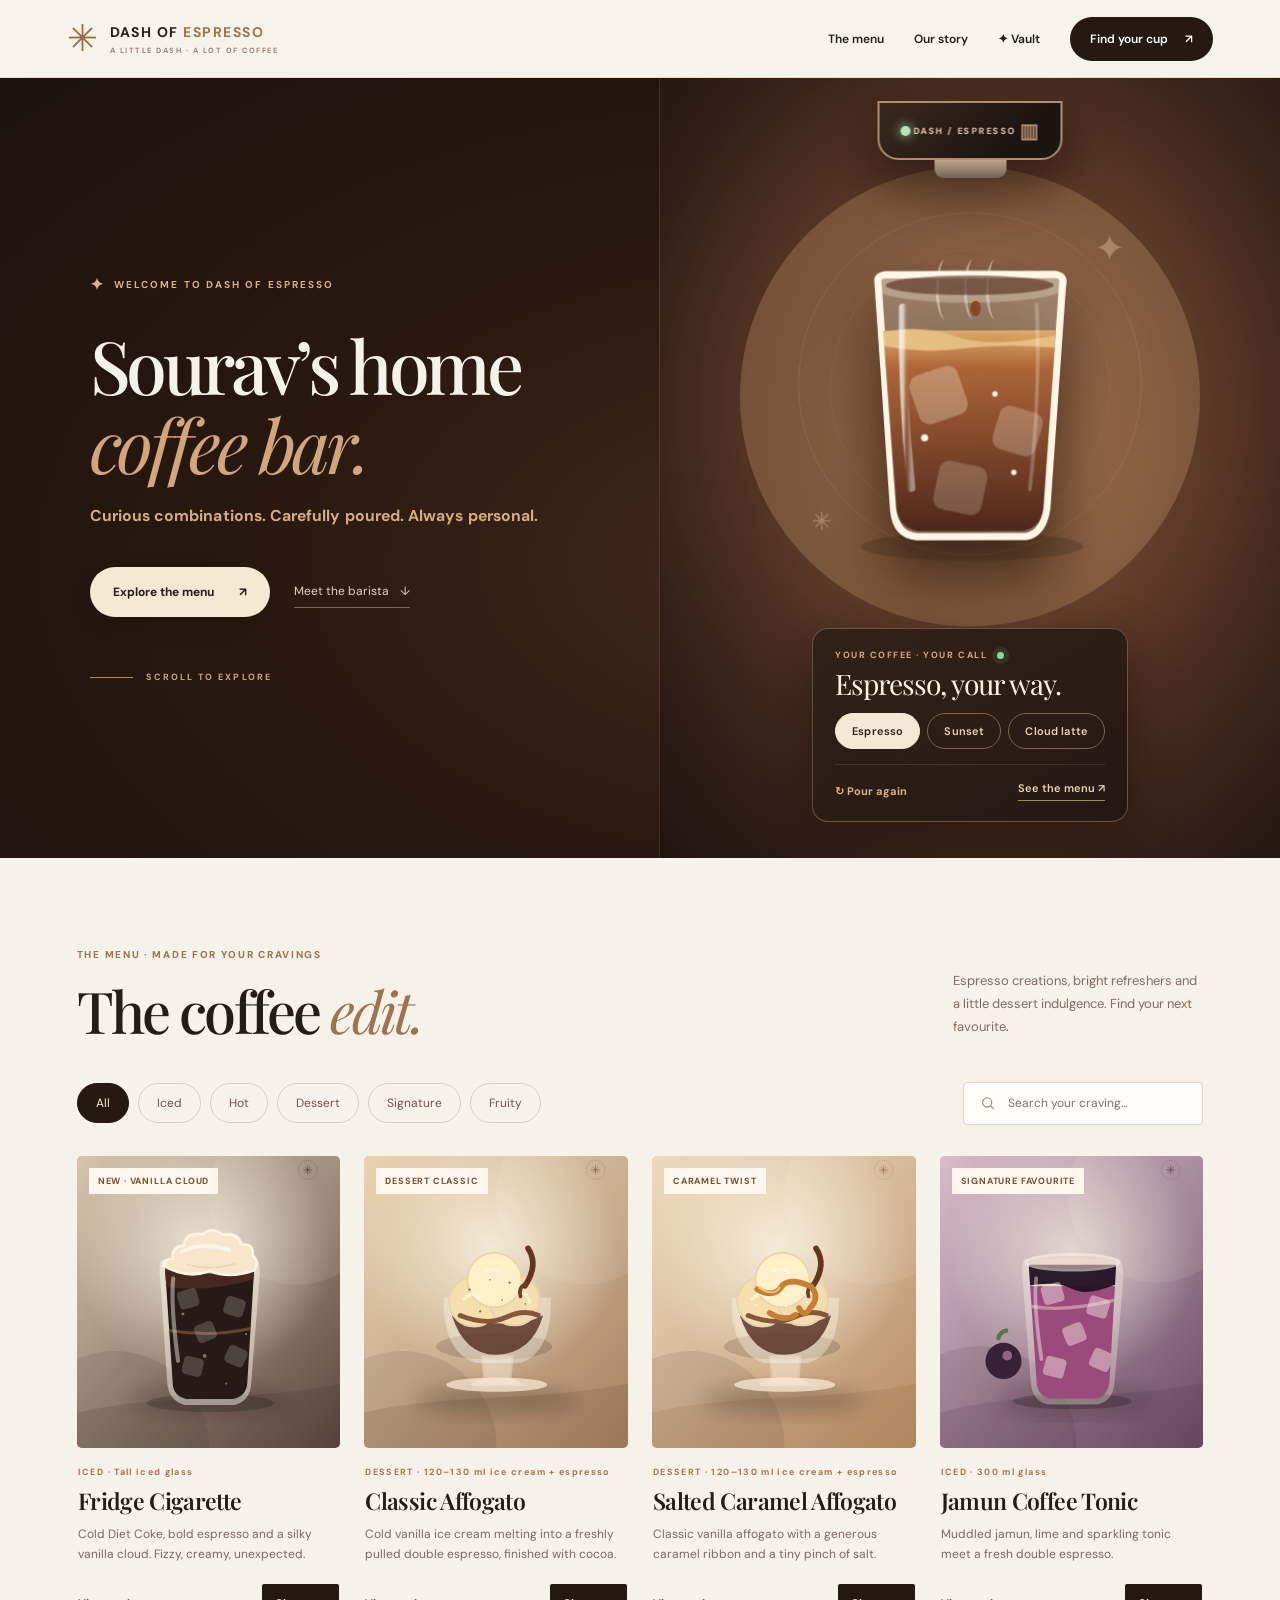
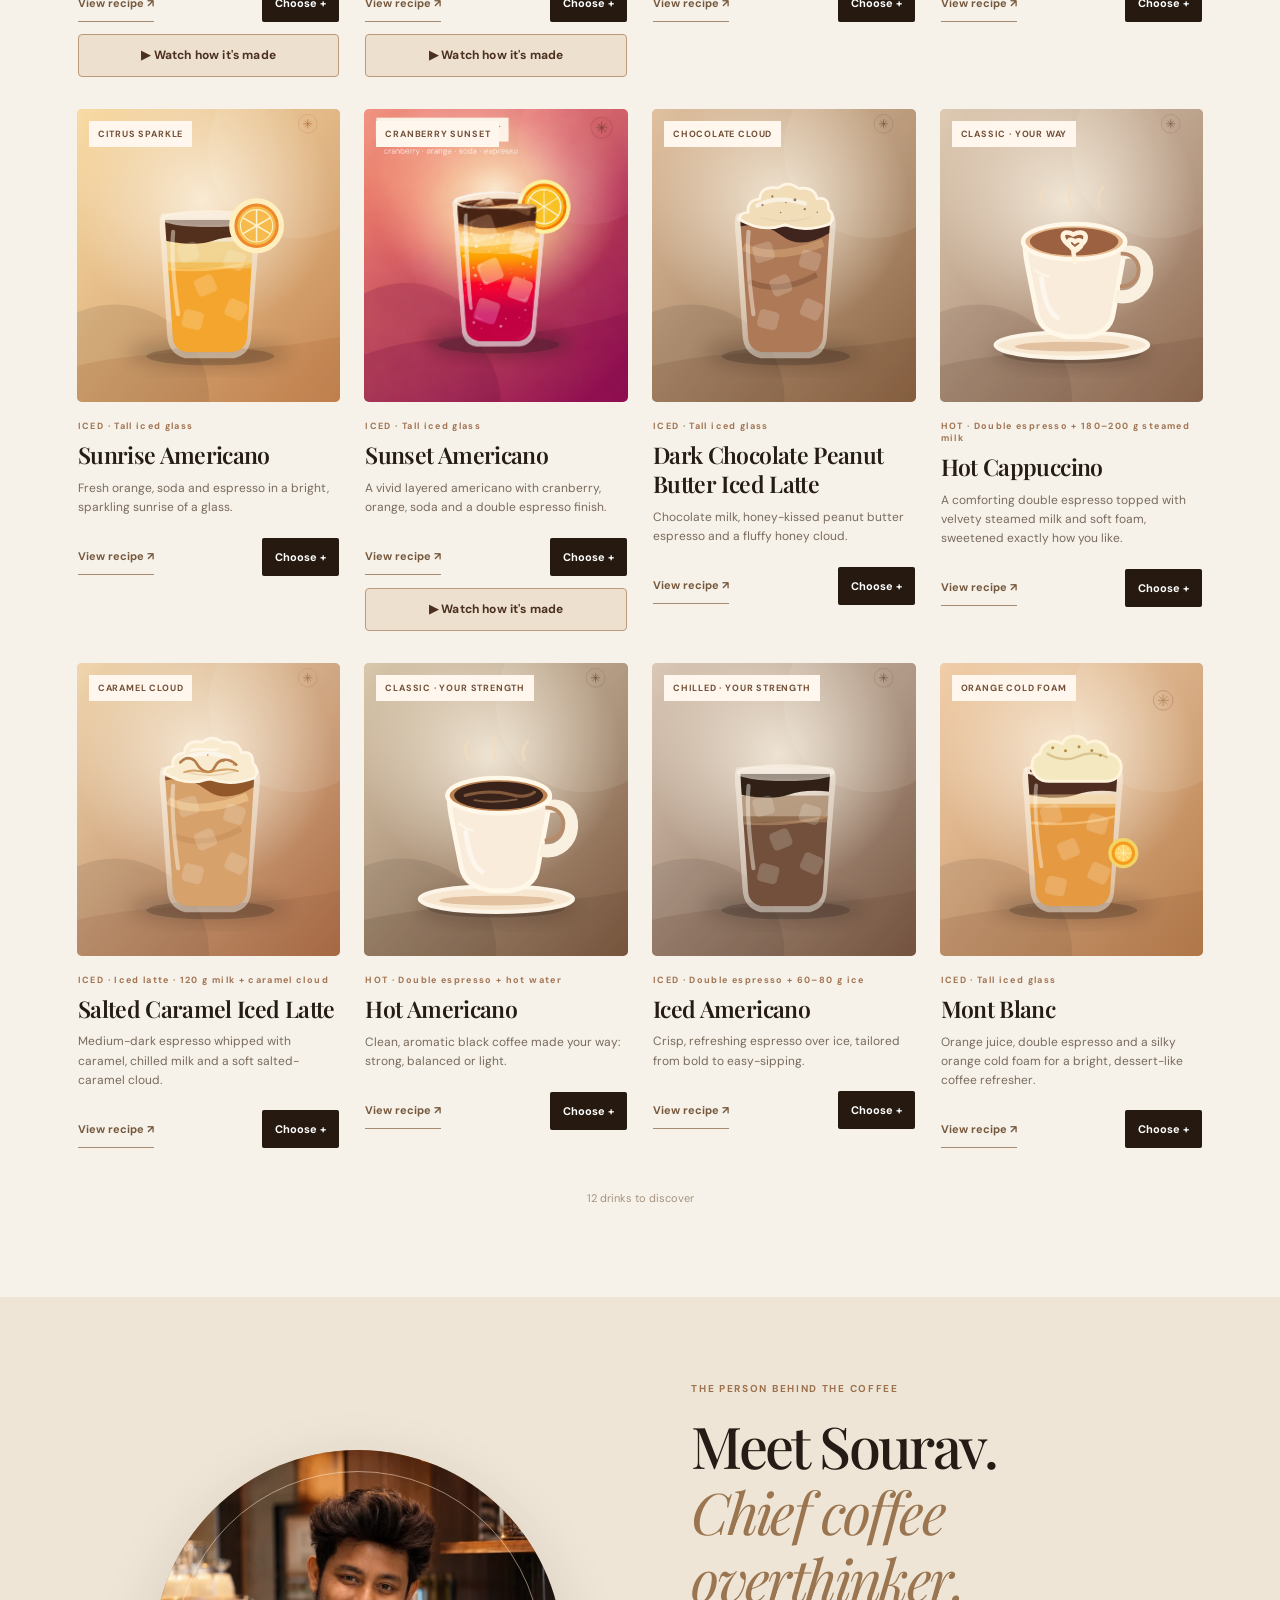
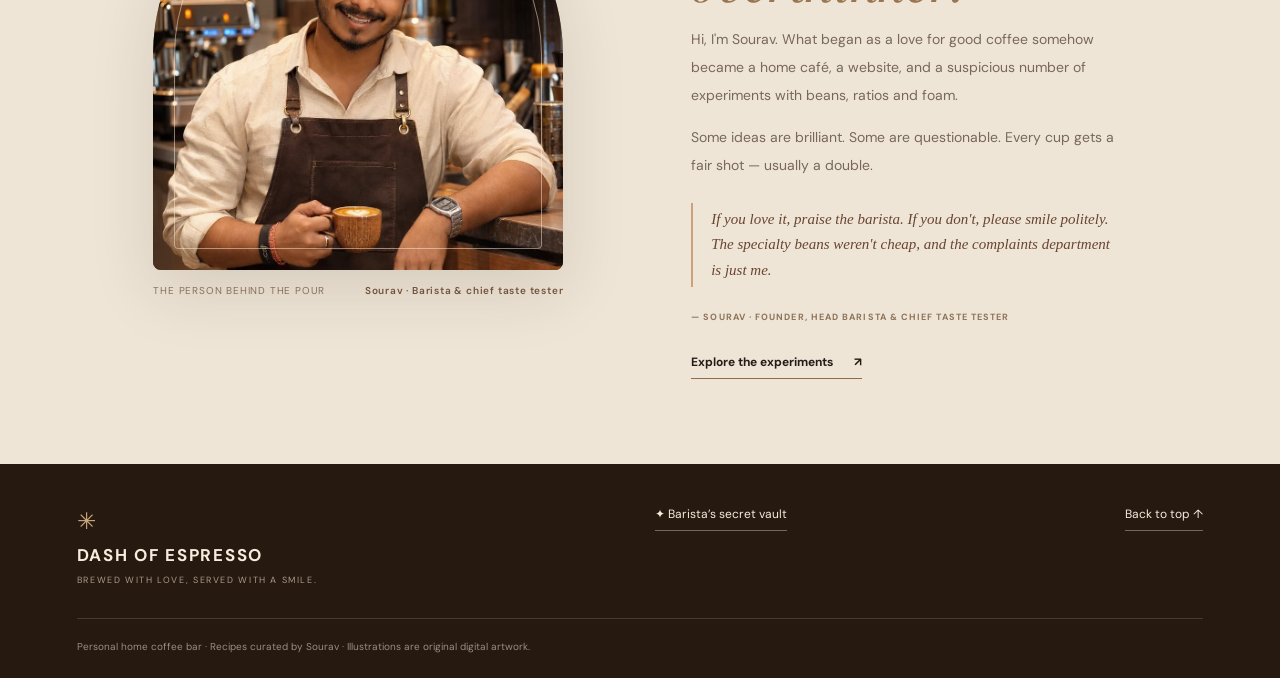
<file: index.html>
<!doctype html>
<html lang="en">
<head>
  <meta charset="UTF-8" />
  <meta name="viewport" content="width=device-width, initial-scale=1" />
  <meta name="theme-color" content="#251910" />
  <meta name="description" content="Sourav Dash’s home coffee bar — experimental specialty coffee, personal recipes, and zero refunds. Explore the Dash of Espresso menu." />
  <title>Dash of Espresso — Crafted, one cup at a time</title>
  <link rel="icon" href="images/favicon.svg" type="image/svg+xml" />
  <link rel="preconnect" href="https://fonts.googleapis.com" />
  <link rel="preconnect" href="https://fonts.gstatic.com" crossorigin />
  <link href="https://fonts.googleapis.com/css2?family=DM+Sans:wght@400;500;600;700&family=Playfair+Display:wght@400;500;600;700&display=swap" rel="stylesheet" />
  <link rel="stylesheet" href="styles.css" />
  <link rel="stylesheet" href="motion.css" />
  <link rel="stylesheet" href="immersive.css" />
  <link rel="stylesheet" href="refined-hero.css" />
  <link rel="stylesheet" href="cinematic.css" />
  <style>
    /* Homepage copy only. The public menu, recipe data, and private vault remain unchanged. */
    .hero-copy .hero-tagline {
      max-width: 490px;
      margin: -1px 0 14px;
      color: #d5ad7e;
      font-size: clamp(14px, 1.23vw, 17px);
      font-weight: 700;
      line-height: 1.55;
      letter-spacing: .004em;
    }
    .hero-copy .hero-intro {
      max-width: 500px;
      margin: 0;
      color: #dfd0c0;
      font-size: 14px;
      line-height: 1.8;
    }
    .hero-copy .hero-disclaimer {
      max-width: 500px;
      margin: 26px 0 0;
      padding: 3px 0 3px 18px;
      border-left: 2px solid #c69b69;
      color: #e6d4be;
      font-family: Georgia, serif;
      font-size: 13px;
      font-style: italic;
      line-height: 1.7;
    }
    .hero-copy .hero-actions { margin-top: 25px; flex-wrap: wrap; row-gap: 12px; }
    .hero-copy .hero-note { margin-top: 27px; }
    @media (max-width: 760px) {
      .hero-copy .hero-tagline { font-size: 14px; margin: -1px 0 13px; }
      .hero-copy .hero-intro { font-size: 13.5px; line-height: 1.8; }
      .hero-copy .hero-disclaimer { font-size: 12.5px; margin-top: 24px; }
      .hero-copy .hero-note { margin-top: 28px; }
    }
    @media (max-width: 390px) {
      .hero-copy .eyebrow { font-size: 9px; letter-spacing: .12em; }
      .hero-copy h1 { font-size: clamp(39px, 11.6vw, 47px); }
    }
  </style>
  <script src="config.js" defer></script>
  <script src="app.js" defer></script>
  <script src="motion.js" defer></script>
  <script src="immersive.js" defer></script>
</head>
<body>
  <div class="scroll-progress" aria-hidden="true"><span id="scrollProgressFill"></span></div>
  <a class="skip" href="#menu">Skip to coffee menu</a>
  <header class="site-header" id="top">
    <a href="#top" class="brand" aria-label="Dash of Espresso, back to top">
      <span class="brand-symbol" aria-hidden="true">✳</span>
      <span class="brand-name">DASH OF <em>ESPRESSO</em><small>A LITTLE DASH · A LOT OF COFFEE</small></span>
    </a>
    <nav aria-label="Main navigation">
      <a href="#menu">The menu</a>
      <a href="#story" class="nav-story">Our story</a>
      <a href="vault.html" class="nav-story" title="Private coffee notes">✦ Vault</a>
      <a class="nav-cta" href="#menu">Find your cup <span aria-hidden="true">↗</span></a>
    </nav>
  </header>

  <main>
    <section class="hero" aria-labelledby="hero-title">
      <div class="hero-copy entrance-copy cinematic-copy">
        <div class="eyebrow"><span class="sparkle">✦</span> WELCOME TO DASH OF ESPRESSO</div>
        <h1 id="hero-title">Sourav’s home<br><em>coffee bar.</em></h1>
        <p class="hero-tagline">Curious combinations. Carefully poured. Always personal.</p>
        <div class="hero-actions">
          <a class="button button-cream" href="#menu">Explore the menu <span aria-hidden="true">↗</span></a>
          <a class="hero-link" href="#story">Meet the barista <span aria-hidden="true">↓</span></a>
        </div>
        <a class="cinematic-scroll-cue" href="#menu" aria-label="Scroll to browse the coffee menu"><span class="cue-line" aria-hidden="true"></span> SCROLL TO EXPLORE</a>
        <p class="hero-smallprint">SMALL BATCH. BIG CURIOSITY.</p>
      </div>
      <div class="hero-showcase entrance-art" id="brewLab" data-flavour="espresso" aria-label="Animated and interactive coffee brewer">
        <div class="lab-grain" aria-hidden="true"></div>
        <div class="lab-halo" aria-hidden="true"></div>
        <span class="lab-edition">HANDCRAFTED AT HOME <span class="lab-edition-dot">✳</span> EST. AT HOME</span>
        <div class="brew-machine" aria-hidden="true">
          <div class="brew-machine-top"><span class="machine-dot"></span><span>DASH / ESPRESSO</span><span class="machine-lines">▥</span></div>
          <div class="brew-machine-neck"></div>
          <div class="brew-stream"><i></i></div>
          <span class="brew-drop drop-one"></span><span class="brew-drop drop-two"></span>
        </div>
        <div class="lab-glass-wrap" aria-hidden="true">
          <div class="lab-orbit orbit-a"></div><div class="lab-orbit orbit-b"></div>
          <span class="lab-star star-one">✦</span><span class="lab-star star-two">✳</span>
          <svg class="lab-glass" viewBox="0 0 350 410" xmlns="http://www.w3.org/2000/svg" focusable="false">
            <defs>
              <clipPath id="labClip"><path d="M74 95 L275 95 L257 344 Q255 365 234 370 H117 Q94 365 92 344 Z"/></clipPath>
              <linearGradient id="liquidEsp" x1="0" y1="0" x2="0" y2="1"><stop offset="0" stop-color="#e1aa6b"/><stop offset=".18" stop-color="#ad6538"/><stop offset="1" stop-color="#4c261b"/></linearGradient>
              <linearGradient id="liquidSunset" x1="0" y1="0" x2="0" y2="1"><stop offset="0" stop-color="#6b3b26"/><stop offset=".3" stop-color="#f8ae45"/><stop offset=".57" stop-color="#f47b36"/><stop offset="1" stop-color="#b21851"/></linearGradient>
              <linearGradient id="liquidLatte" x1="0" y1="0" x2="0" y2="1"><stop offset="0" stop-color="#a7663d"/><stop offset=".3" stop-color="#c79a6a"/><stop offset="1" stop-color="#f0d4ac"/></linearGradient>
              <linearGradient id="glassShine" x1="0" y1="0" x2="1" y2="0"><stop stop-color="#fff" stop-opacity=".78"/><stop offset=".43" stop-color="#fff" stop-opacity=".03"/><stop offset="1" stop-color="#fff" stop-opacity=".50"/></linearGradient>
            </defs>
            <ellipse cx="177" cy="387" rx="125" ry="16" fill="#332014" opacity=".26"/>
            <g class="glass-float">
              <path d="M72 91 Q70 83 81 82 H270 Q282 83 279 94 L261 344 Q257 373 237 376 H115 Q91 374 89 345 Z" fill="#fff4e0" fill-opacity=".28" stroke="#fff6e6" stroke-width="8"/>
              <g clip-path="url(#labClip)">
                <rect class="liquid liquid-espresso" x="72" y="145" width="212" height="228" fill="url(#liquidEsp)"/>
                <rect class="liquid liquid-sunset" x="72" y="145" width="212" height="228" fill="url(#liquidSunset)"/>
                <rect class="liquid liquid-latte" x="72" y="145" width="212" height="228" fill="url(#liquidLatte)"/>
                <path class="lab-crema" d="M69 149 Q115 136 158 151 T282 148 L282 165 Q215 159 166 165 T69 160Z" fill="#e6bf83"/>
                <g class="lab-ice"><rect x="113" y="190" width="54" height="54" rx="11" transform="rotate(-19 140 218)" fill="#fff7e5" opacity=".28" stroke="#fff7e5" stroke-width="3"/><rect x="205" y="234" width="47" height="47" rx="10" transform="rotate(17 228 257)" fill="#fff7e5" opacity=".24" stroke="#fff7e5" stroke-width="3"/><rect x="138" y="295" width="52" height="52" rx="10" transform="rotate(12 162 321)" fill="#fff7e5" opacity=".2" stroke="#fff7e5" stroke-width="3"/></g>
                <circle class="lab-bubble bubble-1" cx="124" cy="265" r="4" fill="#fff9e7"/><circle class="lab-bubble bubble-2" cx="224" cy="304" r="3" fill="#fff9e7"/><circle class="lab-bubble bubble-3" cx="203" cy="216" r="3" fill="#fff9e7"/>
              </g>
              <path d="M100 119 Q98 216 109 321" stroke="url(#glassShine)" stroke-width="9" fill="none" stroke-linecap="round" opacity=".85"/>
              <path d="M250 116 Q254 215 242 323" stroke="#fffcf4" stroke-width="4" opacity=".25" fill="none" stroke-linecap="round"/>
              <ellipse cx="175" cy="95" rx="104" ry="16" fill="#fff8e8" opacity=".28" stroke="#fff9e9" stroke-width="5"/>
              <ellipse cx="175" cy="94" rx="94" ry="11" fill="#542e20" opacity=".64"/>
            </g>
            <g class="lab-orange"><circle cx="265" cy="149" r="40" fill="#ffe0a1"/><circle cx="265" cy="149" r="33" fill="#ee911b"/><circle cx="265" cy="149" r="26" fill="#ffcc60"/><path d="M265 124V174M240 149H290M247 131L283 167M283 131L247 167" stroke="#fff2c2" stroke-width="3"/></g>
            <g class="lab-foam"><path d="M97 97 Q85 82 107 70 Q109 45 134 53 Q153 33 176 47 Q205 31 225 54 Q252 46 252 70 Q275 77 263 99 Q199 119 165 104 Q124 122 97 97" fill="#f5e4c9" stroke="#fff8e9" stroke-width="5"/><path d="M122 83 Q177 66 234 82" fill="none" stroke="#d4b891" stroke-width="4" opacity=".6"/></g>
          </svg>
          <span class="lab-steam steam-one"></span><span class="lab-steam steam-two"></span><span class="lab-steam steam-three"></span>
        </div>
        <div class="lab-controls" aria-label="Pick a drink to animate">
          <p class="lab-kicker">YOUR COFFEE · YOUR CALL <span class="lab-led"></span></p>
          <h2 id="labDrinkName" aria-live="polite">Espresso, your way.</h2>
          <p id="labDrinkDesc">Freshly pulled. A little dramatic.</p>
          <div class="lab-switches" role="group" aria-label="Preview coffee experiments">
            <button type="button" class="lab-switch is-current" data-brew="espresso" aria-pressed="true">Espresso</button>
            <button type="button" class="lab-switch" data-brew="sunset" aria-pressed="false">Sunset</button>
            <button type="button" class="lab-switch" data-brew="latte" aria-pressed="false">Cloud latte</button>
          </div>
          <div class="lab-bottom-row"><button type="button" id="pourAgain" class="lab-again">↻ Pour again</button><a href="#menu" class="lab-menu-link">See the menu ↗</a></div>
        </div>
      </div>
    </section>

    <section id="menu" class="menu-section" aria-labelledby="menu-title">
      <div class="section-heading">
        <div><p class="section-kicker">THE MENU · MADE FOR YOUR CRAVINGS</p><h2 id="menu-title">The coffee <em>edit.</em></h2></div>
        <p>Espresso creations, bright refreshers and a little dessert indulgence. Find your next favourite.</p>
      </div>
      <div class="menu-tools">
        <div class="filter-list" id="categoryFilters" role="group" aria-label="Filter drinks by category"></div>
        <label class="search-field"><span class="visually-hidden">Search drinks</span><svg aria-hidden="true" viewBox="0 0 24 24" width="18" height="18"><circle cx="11" cy="11" r="7" fill="none" stroke="currentColor" stroke-width="1.7"/><path d="m16 16 5 5" fill="none" stroke="currentColor" stroke-width="1.7"/></svg><input id="searchInput" type="search" placeholder="Search your craving..." autocomplete="off" /></label>
      </div>
      <div id="menuGrid" class="menu-grid" aria-live="polite" aria-busy="true">
        <p class="loading-message">Warming up the coffee menu…</p>
      </div>
      <p class="results-note" id="resultsNote" role="status"></p>
    </section>

    <section class="story" id="story" aria-labelledby="story-title">
      <div class="barista-portrait motion-reveal">
        <div class="portrait-arch"><img class="barista-photo" src="images/sourav-barista.webp" width="900" height="1125" loading="lazy" decoding="async" alt="Sourav smiling in a brown barista apron, holding a cup of latte at the coffee counter" /></div>
        <div class="portrait-caption"><span>THE PERSON BEHIND THE POUR</span><strong>Sourav · Barista &amp; chief taste tester</strong></div>
      </div>
      <div class="story-copy motion-reveal"><p class="section-kicker">THE PERSON BEHIND THE COFFEE</p><h2 id="story-title">Meet Sourav.<br><em>Chief coffee overthinker.</em></h2><p>Hi, I'm Sourav. What began as a love for good coffee somehow became a home café, a website, and a suspicious number of experiments with beans, ratios and foam.</p><p>Some ideas are brilliant. Some are questionable. Every cup gets a fair shot — usually a double.</p><p class="barista-quote">If you love it, praise the barista. If you don't, please smile politely. The specialty beans weren't cheap, and the complaints department is just me.</p><span class="barista-signoff">— SOURAV · FOUNDER, HEAD BARISTA &amp; CHIEF TASTE TESTER</span><a href="#menu" class="story-link">Explore the experiments <span aria-hidden="true">↗</span></a></div>
    </section>
  </main>

  <footer class="footer"><div><span class="footer-star">✳</span><span class="footer-title">DASH OF ESPRESSO</span><span class="footer-sub">BREWED WITH LOVE, SERVED WITH A SMILE.</span></div><a href="vault.html" title="Owner-only encrypted recipe vault">✦ Barista’s secret vault</a><a href="#top">Back to top ↑</a><p>Personal home coffee bar · Recipes curated by Sourav · Illustrations are original digital artwork.</p></footer>

  <dialog id="recipeDialog" class="panel-dialog" aria-labelledby="recipeTitle">
    <div class="dialog-inner"><button type="button" class="dialog-close" data-close="recipeDialog" aria-label="Close recipe">×</button><div id="recipeContent"></div></div>
  </dialog>

  <dialog id="orderDialog" class="panel-dialog" aria-labelledby="orderTitle">
    <div class="dialog-inner"><button type="button" class="dialog-close" data-close="orderDialog" aria-label="Close order">×</button>
      <div class="modal-heading"><p class="section-kicker">MAKE IT YOURS</p><h2 id="orderTitle">Your perfect <em>cup.</em></h2><p id="orderDrinkName" class="order-drink-name"></p></div>
      <form id="orderForm">
        <label class="field">Your name <input id="guestName" name="guestName" maxlength="50" autocomplete="name" placeholder="So your barista knows it's you" required /></label>
        <div class="form-row"><label class="field"><span id="preferenceLabel">Preference</span> <select id="preference" name="preference"><option>As in recipe</option></select></label><label class="field">Recipe serving <span class="readonly-serving" id="serving"></span></label></div>
        <label class="field">Anything else? <textarea id="orderNotes" name="notes" rows="2" maxlength="250" placeholder="Extra strong, no ice, surprise me…"></textarea></label>
        <div class="order-actions"><button type="button" id="whatsappOrder" class="button button-dark" hidden>Send via WhatsApp ↗</button><button type="button" id="emailOrder" class="button button-dark" hidden>Send via email ↗</button><button type="button" id="shareOrder" class="button button-secondary" hidden>Share order ↗</button><button type="button" id="copyOrder" class="button button-outline">Copy order</button></div>
        <p class="form-hint" id="orderHint">Your order will open in a messaging app for you to send — it is not submitted automatically.</p><p class="order-feedback" id="orderFeedback" role="status"></p>
      </form>
    </div>
  </dialog>
  <noscript><p class="noscript">Please enable JavaScript to explore drinks and recipes.</p></noscript>
</body>
</html>
</file>
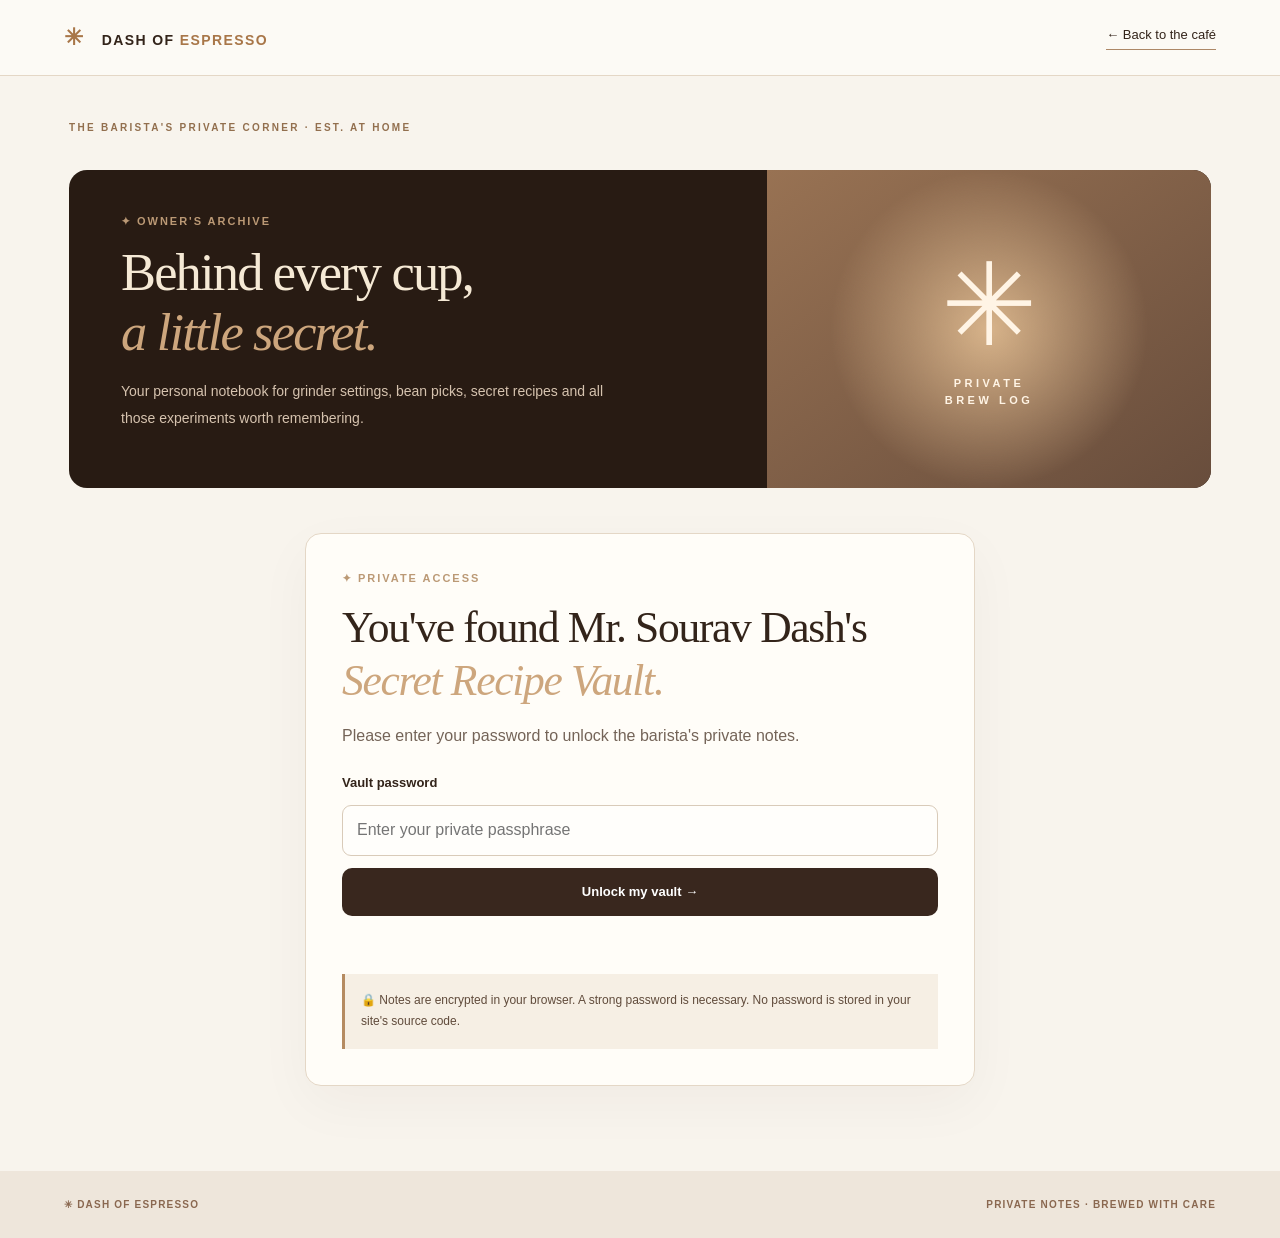
<file: vault.html>
<!doctype html>
<html lang="en">
<head>
  <meta charset="UTF-8" />
  <meta name="viewport" content="width=device-width, initial-scale=1" />
  <meta name="theme-color" content="#281b13" />
  <meta name="robots" content="noindex,nofollow" />
  <meta http-equiv="Content-Security-Policy" content="default-src 'self'; script-src 'self'; style-src 'self'; img-src 'self' data:; connect-src 'self'; object-src 'none'; base-uri 'none'" />
  <title>The Secret Recipe Vault | Dash of Espresso</title>
  <link rel="icon" type="image/svg+xml" href="images/favicon.svg" />
  <link rel="stylesheet" href="vault.css" />
  <script src="vault.js" defer></script>
</head>
<body>
  <header class="topbar">
    <a class="logo" href="index.html"><span aria-hidden="true">✳</span> DASH OF <em>ESPRESSO</em></a>
    <a class="back" href="index.html">← Back to the café</a>
  </header>
  <main class="container">
    <div class="kicker">THE BARISTA'S PRIVATE CORNER · EST. AT HOME</div>
    <section class="intro">
      <div class="intro-copy">
        <div class="eyebrow">✦ OWNER'S ARCHIVE</div>
        <h1>Behind every cup,<br /><em>a little secret.</em></h1>
        <p>Your personal notebook for grinder settings, bean picks, secret recipes and all those experiments worth remembering.</p>
      </div>
      <div class="vault-mark" aria-hidden="true"><div class="vault-glow">✳</div><span>PRIVATE<br/>BREW LOG</span></div>
    </section>
    <section id="loadingView" class="panel"><h2>Checking the vault…</h2><p>Loading encrypted data.</p></section>
    <section id="errorView" class="panel" hidden><h2>Could not open vault</h2><p id="fatalMessage"></p><button id="retryBtn" class="btn ghost" type="button">Try again</button></section>
    <section id="loginView" class="panel narrow" hidden>
      <div class="panel-mark">✦ PRIVATE ACCESS</div>
      <h2>You've found Mr. Sourav Dash's <em>Secret Recipe Vault.</em></h2>
      <p class="muted">Please enter your password to unlock the barista's private notes.</p>
      <form id="unlockForm">
        <label for="unlockPassword">Vault password</label>
        <input id="unlockPassword" type="password" autocomplete="current-password" minlength="1" required placeholder="Enter your private passphrase" />
        <button class="btn primary" type="submit" id="unlockBtn">Unlock my vault →</button>
      </form>
      <p id="unlockMessage" class="status" role="status"></p>
      <div class="security-note">🔒 Notes are encrypted in your browser. A strong password is necessary. No password is stored in your site's source code.</div>
    </section>
    <section id="setupView" class="panel narrow" hidden>
      <div class="panel-mark">✦ FIRST-TIME SETUP</div>
      <h2>Create your <em>private vault.</em></h2>
      <p class="muted">There is no default password. Choose a strong, unique passphrase (at least 14 characters). You'll need it every time you unlock the vault.</p>
      <form id="setupForm">
        <label for="setupPassword">Choose a private passphrase</label>
        <input id="setupPassword" type="password" autocomplete="new-password" minlength="14" required placeholder="14+ characters, ideally several random words" />
        <label for="confirmPassword">Confirm passphrase</label>
        <input id="confirmPassword" type="password" autocomplete="new-password" minlength="14" required placeholder="Repeat your passphrase" />
        <button class="btn primary" type="submit" id="setupBtn">Create encrypted vault →</button>
      </form>
      <p id="setupMessage" class="status" role="status"></p>
      <div class="security-note">After setup, the encrypted file downloads automatically. You must replace <code>vault-data.enc.json</code> in your GitHub repository and push it, or the public site will still be in setup mode. Keep your password safe: there is no password recovery.</div>
    </section>
    <section id="workspace" hidden>
      <div class="workspace-head">
        <div><div class="eyebrow">✦ VAULT UNLOCKED</div><h2>Your private <em>brew notes.</em></h2><p class="muted">A little wisdom behind every beautiful cup.</p></div>
        <div class="workspace-actions"><button type="button" id="lockBtn" class="btn ghost">Lock vault</button><button type="button" id="downloadBtn" class="btn primary">Save & download encrypted file ↓</button></div>
      </div>
      <div class="hintbar"><strong>Important:</strong> Edits stay on this page until you download the new encrypted file and copy it into your repository. They are <em>not</em> saved to Cloudflare automatically. <span id="dirtyStatus" class="change-status">No unpublished edits</span></div>
      <div class="stats" id="stats"></div>
      <div class="controls"><label class="search"><span class="sr-only">Search notes</span><input id="searchNotes" type="search" placeholder="Search beans, settings, recipes…" /></label><label class="select-wrap"><span class="sr-only">Filter category</span><select id="categoryFilter"><option value="All">All categories</option><option>Grinder Settings</option><option>Beans &amp; Recommendations</option><option>Secret Recipes</option><option>Experiments</option><option>Other Notes</option></select></label><button type="button" id="newNoteBtn" class="btn dark">+ Add a note</button></div>
      <div class="entries" id="entries" aria-live="polite"></div>
      <section id="editorPanel" class="panel editor" hidden><div class="editor-header"><h3 id="editorHeading">New private note</h3><button type="button" id="cancelEditBtn" class="btn ghost compact">Cancel</button></div>
        <form id="noteForm">
          <div class="form-grid"><label>Note title <input name="title" id="noteTitle" required maxlength="120" placeholder="e.g. Best grind for Attikan Estate" /></label><label>Category <select name="category" id="noteCategory" required><option>Grinder Settings</option><option>Beans &amp; Recommendations</option><option>Secret Recipes</option><option>Experiments</option><option>Other Notes</option></select></label><label>Coffee bean / blend <input name="bean" id="noteBean" maxlength="200" placeholder="e.g. Ratnagiri Estate" /></label><label>Grinder &amp; grind setting <input name="grind" id="noteGrind" maxlength="200" placeholder="e.g. Instacuppa 25 / 40" /></label><label>Equipment / method <input name="equipment" id="noteEquipment" maxlength="200" placeholder="e.g. Espresso machine / French press" /></label><label>Recipe ratio / dose / yield <input name="ratio" id="noteRatio" maxlength="200" placeholder="e.g. 18 g in → 36 g out" /></label></div>
          <label class="textarea-field">Private notes, ingredients &amp; instructions <textarea name="notes" id="noteBody" rows="6" maxlength="15000" placeholder="What worked, what didn't, secret recipe steps, tasting notes, bean recommendations…"></textarea></label>
          <button type="submit" class="btn primary" id="saveNoteBtn">Keep this note in my vault</button>
        </form>
      </section>
      <p class="bottom-note">Your notes are decrypted only in this browser session. Click <strong>Lock vault</strong> when you're finished.</p>
    </section>
    <div id="toast" class="toast" role="status" aria-live="polite" hidden></div>
  </main>
  <footer>✳ DASH OF ESPRESSO <span>PRIVATE NOTES · BREWED WITH CARE</span></footer>
</body>
</html>
</file>
<file: styles.css>
:root{--ink:#261c16;--coffee:#251910;--coffee2:#38281d;--cream:#f6f2ea;--oat:#eae0ce;--milk:#fffaf2;--tan:#c39c74;--gold:#cca77c;--muted:#806d5c;--line:#e8dfd1;--sans:'DM Sans',Arial,sans-serif;--serif:'Playfair Display',Georgia,serif}*{box-sizing:border-box}html{scroll-behavior:smooth}body{margin:0;background:var(--cream);color:var(--ink);font-family:var(--sans);-webkit-font-smoothing:antialiased}button,input,select,textarea{font:inherit}a{color:inherit;text-decoration:none}button{cursor:pointer}button:disabled{cursor:not-allowed}button:focus-visible,a:focus-visible,input:focus-visible,select:focus-visible,textarea:focus-visible{outline:3px solid #c79558;outline-offset:3px}.skip{position:absolute;top:-100px;left:10px;background:#fff;padding:12px;z-index:10}.skip:focus{top:10px}.visually-hidden{position:absolute;width:1px;height:1px;padding:0;margin:-1px;overflow:hidden;clip:rect(0,0,0,0);white-space:nowrap;border:0}
.site-header{height:78px;background:var(--cream);display:flex;align-items:center;justify-content:space-between;padding:0 clamp(22px,5.2vw,84px);position:relative;z-index:2}.brand{display:flex;align-items:center;gap:12px}.brand-symbol{font-size:37px;color:#986d42;font-weight:400;line-height:1}.brand-name{font-size:14px;letter-spacing:.105em;font-weight:700;white-space:nowrap}.brand-name em{font-style:normal;color:#9e734b}.brand-name small{display:block;font-size:7.5px;color:#968372;letter-spacing:.2em;margin-top:5px}.site-header nav{display:flex;align-items:center;gap:30px;font-size:12px;font-weight:600}.site-header nav a:not(.nav-cta):hover{color:#ac7a4b}.nav-cta{background:var(--coffee);color:#fff;padding:14px 20px;border-radius:100px}.nav-cta span{margin-left:14px}
.hero{min-height:575px;display:grid;grid-template-columns:minmax(0,1.05fr) minmax(0,.95fr);background:var(--coffee);color:var(--cream);position:relative;overflow:hidden}.hero-copy{padding:clamp(55px,7vw,105px) 30px 64px clamp(24px,7.5vw,125px);display:flex;flex-direction:column;justify-content:center;position:relative;z-index:1}.eyebrow,.section-kicker{font-size:10px;font-weight:700;letter-spacing:.24em}.eyebrow{color:#cbb08e;display:flex;align-items:center;gap:9px}.sparkle{font-size:16px}.hero h1{font-family:var(--serif);font-size:clamp(48px,5.1vw,86px);line-height:1.16;font-weight:500;letter-spacing:-.045em;margin:23px 0}.hero h1 em,.section-heading h2 em,.story h2 em,.modal-heading h2 em{font-weight:400;color:var(--tan)}.hero-copy>p{font-size:15px;color:#d6c8b9;line-height:1.95;max-width:455px;margin:0}.hero-actions{display:flex;align-items:center;gap:27px;margin-top:34px}.button{border:0;display:inline-flex;align-items:center;justify-content:center;gap:25px;padding:15px 22px;font-size:12px;font-weight:700;border-radius:3px;transition:transform .2s,background .2s;text-align:center}.button:hover{transform:translateY(-2px)}.button-cream{background:#f5ead9;color:var(--ink)}.button-dark{background:var(--coffee);color:white}.button-outline{background:transparent;border:1px solid #b1a293;color:var(--ink)}.button-secondary{background:#e9dbc8;color:var(--ink)}.hero-link{font-size:12px;color:#e0d2c2;border-bottom:1px solid #7b6653;padding:8px 0}.hero-link span{margin-left:8px}.hero-note{font-size:9px;letter-spacing:.15em;color:#b6a18a;margin-top:64px;display:flex;align-items:center;gap:10px}.pulse-dot{height:7px;width:7px;background:#cda974;border-radius:100%;box-shadow:0 0 0 5px #5b4834}.note-separator{color:#786656}.hero-art{position:relative;min-height:525px;padding:30px 75px 30px 0;display:flex;align-items:stretch}.hero-art-frame{width:100%;border-radius:250px 250px 6px 6px;overflow:hidden;position:relative;background:linear-gradient(150deg,#bfa284,#7e5d43);box-shadow:0 30px 70px #0003}.hero-art-frame img{width:100%;height:100%;object-fit:cover;display:block}.hero-corner{position:absolute;font-size:10px;letter-spacing:.18em;color:#fcf8ef}.hero-corner-top{top:38px;right:26px;line-height:1.8;text-align:right}.hero-corner-top span{font-size:20px;margin-left:9px}.hero-corner-bottom{bottom:35px;left:24px}.hero-side-label{position:absolute;right:19px;top:50%;transform:translateY(-50%);writing-mode:vertical-rl;font-size:9px;letter-spacing:.21em;color:#aa8c6e}.intro-strip{background:#e8ddce;display:flex;justify-content:space-around;align-items:center;padding:19px 30px;gap:14px}.intro-strip>div{font-size:10px;letter-spacing:.19em;color:#796b5c;font-weight:700;white-space:nowrap}.intro-strip span{color:#a9784c;margin-right:11px}
.menu-section{max-width:1380px;margin:0 auto;padding:96px clamp(20px,6vw,98px) 92px;scroll-margin-top:20px}.section-heading{display:flex;justify-content:space-between;align-items:end;gap:32px;margin-bottom:39px}.section-kicker{color:#aa7c50;margin:0 0 16px}.section-heading h2,.story h2,.modal-heading h2{font-family:var(--serif);font-size:clamp(38px,4.5vw,62px);font-weight:500;letter-spacing:-.045em;line-height:1.15;margin:0}.section-heading h2 em,.story h2 em,.modal-heading h2 em{color:#9a754f}.section-heading>p{max-width:250px;line-height:1.8;font-size:13px;color:var(--muted);margin:0 0 4px}.menu-tools{display:flex;align-items:center;justify-content:space-between;gap:20px;margin-bottom:31px}.filter-list{display:flex;gap:9px;overflow-x:auto;scrollbar-width:none}.filter-list::-webkit-scrollbar{display:none}.filter-btn{background:transparent;border:1px solid #d9ccbc;color:#6b5849;border-radius:50px;padding:11px 18px;font-size:12px;white-space:nowrap}.filter-btn:hover{border-color:#aa8060}.filter-btn.is-active{background:var(--coffee);color:#f8efde;border-color:var(--coffee)}.search-field{display:flex;align-items:center;gap:10px;background:#fffdfa;border:1px solid #ded4c8;padding:0 16px;color:#948577;min-width:240px;height:43px;border-radius:4px}.search-field input{background:none;border:0;outline:0!important;width:100%;min-width:0;font-size:12px;color:var(--ink)}.search-field:focus-within{outline:2px solid #b99468}.menu-grid{display:grid;grid-template-columns:repeat(4,minmax(0,1fr));gap:24px}.drink-card{min-width:0;animation:reveal .45s ease both;animation-delay:calc(var(--index)*40ms)}@keyframes reveal{from{opacity:0;transform:translateY(13px)}to{opacity:1;transform:translateY(0)}}.drink-photo{aspect-ratio:1/1.11;background:#dfc7a7;position:relative;overflow:hidden;border-radius:5px}.drink-image{width:100%;height:100%;display:block;object-fit:cover;transition:transform .45s}.drink-card:hover .drink-image{transform:scale(1.045)}.drink-badge{position:absolute;top:12px;left:12px;background:#fff7ed;color:#725039;padding:7px 9px;font-weight:700;font-size:9px;letter-spacing:.09em;text-transform:uppercase}.drink-info{padding:18px 1px 8px}.drink-category{margin:0;font-size:9px;letter-spacing:.15em;color:#a27452;font-weight:700}.drink-name{font-family:var(--serif);font-size:23px;line-height:1.26;font-weight:600;letter-spacing:-.028em;margin:9px 0}.drink-description{font-size:12px;line-height:1.6;color:#796a5c;min-height:39px;margin:0}.drink-actions{display:flex;align-items:center;justify-content:space-between;gap:9px;margin-top:20px}.recipe-button,.order-button{border:0;font-size:11px;font-weight:700;padding:11px 0}.recipe-button{background:none;border-bottom:1px solid #a48b72;color:#76583c;text-align:left;white-space:nowrap}.order-button{background:var(--coffee);color:#fff;padding:12px 13px;border-radius:2px;white-space:nowrap}.recipe-button:hover{color:#b57c42}.order-button:hover{background:#5a3926}.results-note{font-size:11px;color:#a4927f;text-align:center;margin:35px 0 0}.loading-message,.empty-state{grid-column:1/-1;padding:50px;text-align:center;color:#7e6d5c}.empty-state h3{font-family:var(--serif);font-size:26px}
.story{background:#eee5d7;display:grid;grid-template-columns:1fr 1fr;align-items:center;gap:clamp(30px,8vw,135px);padding:85px clamp(24px,10vw,150px);overflow:hidden}.story-illustration{min-height:300px;max-width:380px;width:100%;aspect-ratio:1/1;display:grid;place-items:center;margin:auto;border-radius:50%;border:1px solid #c9bba7;position:relative}.story-illustration:before,.story-illustration:after{content:"";position:absolute;border:1px solid #ccbaa5;border-radius:50%;inset:20px}.story-illustration:after{inset:42px}.story-illustration>span:first-child{font-size:110px;filter:sepia(.32);z-index:1}.story-ring{position:absolute;bottom:20px;font-size:9px;letter-spacing:.13em;color:#917961}.story-copy>p:not(.section-kicker){font-size:14px;line-height:2;color:#796858;max-width:430px}.story-link{display:inline-block;margin-top:17px;font-size:12px;font-weight:700;border-bottom:1px solid #8f6c4b;padding-bottom:8px}.story-link span{margin-left:18px}.footer{background:var(--coffee);color:#f6ecdc;padding:42px clamp(22px,6vw,98px) 25px;display:flex;justify-content:space-between;align-items:flex-start;flex-wrap:wrap;gap:18px}.footer>div{display:flex;flex-direction:column;gap:8px}.footer-star{font-size:23px;color:#cfaa7e}.footer-title{font-weight:700;font-size:17px;letter-spacing:.1em}.footer-sub{font-size:9px;letter-spacing:.18em;color:#ac9a89}.footer>a{font-size:12px;border-bottom:1px solid #75685a;padding-bottom:8px}.footer>p{flex-basis:100%;font-size:10px;color:#9b8d80;border-top:1px solid #493a2d;padding-top:21px;margin:14px 0 0}
.panel-dialog{width:min(550px,calc(100% - 20px));max-height:min(90dvh,950px);border:0;padding:0;background:var(--cream);color:var(--ink);box-shadow:0 30px 100px #0005;border-radius:7px;overflow-y:auto}.panel-dialog::backdrop{background:#160e09c9;backdrop-filter:blur(3px)}.dialog-inner{position:relative;padding:30px}.dialog-close{position:sticky;top:2px;float:right;z-index:4;height:36px;width:36px;border:0;border-radius:50%;background:#fff9ee;font-size:27px;line-height:25px;color:#3e3027;box-shadow:0 1px 6px #0002;margin:-9px -8px 0 0}.recipe-cover{width:100%;height:245px;object-fit:cover;border-radius:4px;display:block;margin-bottom:25px}.recipe-title{font-family:var(--serif);font-size:40px;font-weight:500;line-height:1.13;margin:0 0 12px;letter-spacing:-.04em}.recipe-description{font-size:14px;line-height:1.7;color:var(--muted)}.recipe-highlights{display:flex;flex-wrap:wrap;gap:8px;margin:20px 0 27px}.recipe-highlights span{border:1px solid #d8c4af;padding:8px 10px;font-size:10px;color:#806044}.recipe-subtitle{font-family:var(--serif);font-size:24px;margin:23px 0 13px}.recipe-list{margin:0;padding:0 0 0 20px;color:#635448;font-size:13px;line-height:1.85}.recipe-list li{padding:2px 0}.recipe-disclaimer{font-size:11px;color:#998573;line-height:1.6;margin:28px 0 17px}.recipe-order{width:100%}.modal-heading{padding:15px 0 20px}.modal-heading h2{font-size:40px}.order-drink-name{font-size:14px;color:#8c6543;margin:12px 0 0}.field{display:flex;flex-direction:column;gap:9px;font-size:12px;font-weight:700;color:#5f4a3b;margin:0 0 19px}.field input,.field select,.field textarea{width:100%;border:1px solid #d7cbbb;border-radius:3px;outline:0;background:#fffdfa;color:#31251c;padding:12px 13px;font-size:13px;font-weight:400;min-height:44px}.field textarea{resize:vertical}.field input:focus,.field select:focus,.field textarea:focus{border-color:#b38b61}.form-row{display:grid;grid-template-columns:1fr 1fr;gap:13px}.order-actions{display:flex;flex-wrap:wrap;gap:10px;margin:12px 0}.order-actions .button{flex:1 1 45%;gap:8px}.order-actions [hidden]{display:none!important}.form-hint,.order-feedback{font-size:11px;line-height:1.7;color:#816e5e}.order-feedback{color:#2a7051;font-weight:700}.noscript{text-align:center;background:#fae5d6;padding:15px}
@media(max-width:1050px){.menu-grid{grid-template-columns:repeat(3,1fr)}.hero-art{padding-right:45px}.hero-copy{padding-left:7vw}.hero-side-label{right:10px}}
@media(max-width:760px){.site-header{height:67px;padding:0 22px}.brand-symbol{font-size:31px}.brand-name{font-size:12px}.brand-name small{font-size:7px}.site-header nav{gap:14px}.site-header nav a:not(.nav-cta){display:none}.nav-cta{padding:11px 14px;font-size:10px}.nav-cta span{margin-left:5px}.hero{grid-template-columns:1fr}.hero-copy{padding:60px 26px 48px}.hero h1{font-size:clamp(47px,10vw,72px);margin:19px 0}.hero-copy>p{max-width:540px}.hero-note{margin-top:35px;font-size:8px}.hero-art{min-height:auto;height:370px;padding:0 26px 35px}.hero-art-frame{border-radius:220px 220px 6px 6px}.hero-side-label{display:none}.intro-strip{padding:16px 12px}.intro-strip>div{font-size:8px;letter-spacing:.06em}.intro-strip>div:last-child{display:none}.menu-section{padding:75px 22px}.section-heading{align-items:start;flex-direction:column;gap:15px;margin-bottom:26px}.section-heading>p{max-width:420px}.menu-tools{align-items:stretch;flex-direction:column;gap:13px}.search-field{width:100%}.menu-grid{grid-template-columns:repeat(2,minmax(0,1fr));gap:21px 13px}.drink-info{padding-top:13px}.drink-name{font-size:20px}.drink-description{font-size:11px}.drink-actions{margin-top:15px;gap:4px}.recipe-button,.order-button{font-size:10px}.order-button{padding:11px 10px}.story{grid-template-columns:1fr;padding:60px 25px;gap:35px}.story-illustration{max-width:270px;min-height:260px}.story-copy{margin:auto;max-width:480px;width:100%}}
@media(max-width:375px){.hero-actions{gap:16px}.hero-link{font-size:10px}.button{gap:11px;padding:14px 14px}.menu-grid{gap:19px 11px}.drink-name{font-size:18px}.drink-category{font-size:8px;letter-spacing:.1em}.drink-description{min-height:52px}.drink-actions{flex-direction:column;align-items:stretch}.recipe-button{align-self:start}.order-button{width:100%}.hero-note{letter-spacing:.06em}.intro-strip>div{font-size:7px}}
@media(prefers-reduced-motion:reduce){html{scroll-behavior:auto}*,*:before,*:after{animation:none!important;transition:none!important}}

/* Dash of Espresso: recipe-specific instructions and allergen notice */
.recipe-note{border-left:3px solid #b3895e;background:#eee2d1;padding:12px 14px;margin:22px 0 10px;color:#69533f;font-size:12px;line-height:1.7;}
.recipe-allergens{font-size:12px;color:#85522c;font-weight:700;margin:10px 0;}
.field input[readonly]{background:#f5eee4;color:#715841;cursor:default;}

.readonly-serving{display:block;background:#f5eee4;border:1px solid #d7cbbb;border-radius:3px;min-height:44px;padding:12px 13px;font-size:12px;line-height:1.5;color:#715841;overflow-wrap:anywhere;}


/* Refined hero concept: typography never overlays the illustrated image. */
.hero { min-height: min(740px, 88vh); grid-template-columns: minmax(0, 1fr) minmax(0, .94fr); align-items: stretch; overflow: visible; }
.hero-copy { padding: clamp(64px, 8vw, 128px) clamp(32px, 5vw, 84px) 70px clamp(40px, 8.2vw, 142px); }
.hero h1 { font-size: clamp(50px, 4.9vw, 85px); }
.hero-note { flex-wrap: wrap; row-gap: 10px; letter-spacing: .12em; }
.hero-showcase { display: flex; align-items: stretch; justify-content: center; min-width: 0; padding: clamp(28px, 3vw, 48px) clamp(42px, 5vw, 90px) clamp(28px, 3vw, 48px) 6px; }
.showcase-frame { background: #eadac2; display: flex; flex-direction: column; min-width: 0; width: 100%; max-width: 680px; border-radius: 260px 260px 9px 9px; overflow: hidden; box-shadow: 0 28px 70px #120a064d; }
.showcase-arch { position: relative; flex: 1 1 auto; min-height: 0; overflow: hidden; }
.showcase-arch img { height: 100%; width: 100%; display: block; object-fit: cover; object-position: 50% 52%; }
.showcase-footer { display: flex; flex: 0 0 auto; align-items: center; justify-content: space-between; gap: 24px; min-height: 112px; padding: 23px clamp(24px, 3vw, 42px); background: #ecdfc9; color: #38271b; border-top: 1px solid #d8bd9a; }
.showcase-caption { min-width: 0; display: flex; flex-direction: column; gap: 9px; }
.showcase-kicker { font-size: 9px; font-weight: 700; letter-spacing: .19em; color: #8c6d4e; }
.showcase-caption strong { font: 500 clamp(16px, 1.55vw, 23px)/1.25 var(--serif); letter-spacing: -.015em; }
.showcase-mark { color: #9d7951; display: grid; flex: 0 0 46px; width: 46px; height: 46px; place-items: center; border-radius: 50%; border: 1px solid #bca27e; font-size: 23px; }
@media(max-width:1050px) and (min-width:761px){
  .hero-copy { padding-left: clamp(30px, 6vw, 90px); padding-right: 26px; }
  .hero-showcase { padding-right: 28px; }
  .hero h1 { font-size: clamp(46px, 5vw, 62px); }
  .showcase-footer { min-height: 94px; padding: 20px; }
  .showcase-caption strong { font-size: 18px; }
}
@media(max-width:760px){
  .hero { min-height: auto; grid-template-columns: 1fr; }
  .hero-copy { padding: 59px 26px 36px; }
  .hero h1 { font-size: clamp(47px, 10vw, 72px); }
  .hero-note { margin-top: 39px; }
  .hero-showcase { padding: 0 26px 32px; min-height: auto; }
  .showcase-frame { max-width: 510px; border-radius: 200px 200px 7px 7px; }
  .showcase-arch { aspect-ratio: 1 / .86; flex: auto; }
  .showcase-arch img { object-fit: cover; object-position: 50% 52%; }
  .showcase-footer { min-height: 90px; padding: 20px 24px; }
  .showcase-caption strong { font-size: 18px; }
  .showcase-mark { height: 40px; width: 40px; flex-basis: 40px; }
}
@media(max-width:375px){
  .showcase-footer { gap: 10px; padding: 18px; }
  .showcase-kicker { letter-spacing: .13em; font-size: 8px; }
  .showcase-caption strong { font-size: 16px; }
}
</file>
<file: motion.css>
/* Dash of Espresso: intentional motion upgrade — visual only, no menu/vault logic changed. */
.scroll-progress{position:fixed;top:0;left:0;width:100%;height:3px;pointer-events:none;z-index:100;background:transparent}
.scroll-progress span{display:block;height:100%;width:100%;background:linear-gradient(90deg,#b98758,#efcba0);transform:scaleX(0);transform-origin:left center;will-change:transform}
@media(prefers-reduced-motion:no-preference){
  .entrance-copy{animation:homeEntrance .78s cubic-bezier(.2,.7,.2,1) both}
  .entrance-art{animation:homeEntrance .9s .13s cubic-bezier(.2,.7,.2,1) both}
  @keyframes homeEntrance{from{opacity:0;transform:translateY(25px)}to{opacity:1;transform:translateY(0)}}
  .motion-reveal.motion-pending{opacity:0;transform:translateY(34px);transition:opacity .68s ease,transform .78s cubic-bezier(.2,.7,.15,1)}
  .motion-reveal.motion-pending.is-visible{opacity:1;transform:translateY(0)}
  .drink-card{transition:transform .34s ease,box-shadow .34s ease}
  .drink-card:hover{transform:translateY(-7px)}
  .drink-photo img{transition:transform .65s cubic-bezier(.2,.7,.2,1)}
  .drink-card:hover .drink-photo img{transform:scale(1.035)}
  .film-stage.is-playing .film-pour{animation:pour 3.6s ease-in-out infinite;transform-origin:center top}
  .film-stage.is-playing .film-coffee-fill{animation:fill 3.6s ease-in-out infinite;transform-origin:bottom}
  .film-stage.is-playing .film-crema{animation:crema 3.6s ease-in-out infinite;transform-origin:50% 50%}
  .film-stage.is-playing .film-steam{animation:steam 3.3s ease-in-out infinite}
  .film-stage.is-playing .film-steam.s2{animation-delay:-1.35s}
  .film-stage.is-playing .film-bubble{animation:bubbles 2.8s ease-in-out infinite}
  .film-stage.is-playing .b2{animation-delay:-1.2s}.film-stage.is-playing .b3{animation-delay:-2s}
  .film-stage.is-playing .film-orbit{animation:orbit 20s linear infinite}
  .film-stage.is-playing .orbit-two{animation-direction:reverse;animation-duration:25s}
  @keyframes pour{0%,13%,91%,100%{opacity:0;stroke-dasharray:0 220}25%,70%{opacity:1;stroke-dasharray:150 220}85%{opacity:.2}}
  @keyframes fill{0%,15%{transform:scaleY(.35)}68%,90%{transform:scaleY(1)}100%{transform:scaleY(.35)}}
  @keyframes crema{0%,16%{transform:translateY(75px);opacity:.2}65%,90%{transform:translateY(0);opacity:1}100%{transform:translateY(75px);opacity:.2}}
  @keyframes steam{0%,100%{opacity:.1;transform:translateY(14px)}50%{opacity:.65;transform:translateY(-6px)}}
  @keyframes bubbles{0%,100%{opacity:.15;transform:translateY(15px)}50%{opacity:.9;transform:translateY(-8px)}}
  @keyframes orbit{to{transform:rotate(360deg)}}
}
.coffee-film{display:grid;grid-template-columns:minmax(0,.85fr) minmax(0,1.15fr);gap:clamp(25px,6vw,92px);align-items:center;min-height:590px;padding:86px clamp(24px,8vw,140px);background:#2a1c14;color:#f9f0e4;overflow:hidden}
.film-heading h2{font:500 clamp(40px,4.9vw,72px)/1.15 'Playfair Display',Georgia,serif;letter-spacing:-.04em;margin:17px 0 24px}
.film-heading h2 em{font-weight:400;color:#d0a67b}
.film-heading>p:not(.section-kicker){font-size:14px;max-width:360px;line-height:1.9;color:#d7c6b5}
.film-heading .section-kicker{color:#d1a97c}
.film-stage{height:440px;max-width:610px;width:100%;position:relative;overflow:hidden;background:radial-gradient(circle at 48% 43%,#715039 0,#493022 43%,#34231a 100%);border:1px solid #72543f;border-radius:240px 240px 10px 10px;box-shadow:0 25px 65px #0d090733;isolation:isolate}
.film-orbit{position:absolute;left:10%;top:13%;width:80%;height:80%;border:1px dashed #b68d695c;border-radius:50%;pointer-events:none}
.film-orbit:before{content:'✳';position:absolute;left:7%;top:11%;color:#d3aa83}
.orbit-two{left:21%;top:23%;width:58%;height:58%;opacity:.5}
.coffee-animation{width:100%;height:100%;display:block;position:relative;z-index:1}
.film-label{position:absolute;z-index:2;font-size:9px;letter-spacing:.2em;color:#efd5b8;font-weight:700}
.film-label-top{top:29px;left:36px}.film-label-bottom{bottom:23px;right:28px}
.barista-portrait{width:100%;max-width:410px;margin:auto;position:relative}
.portrait-arch{height:420px;background:radial-gradient(circle at 50% 40%,#d3aa7e,#9e7556 69%,#7a5037);border-radius:210px 210px 8px 8px;position:relative;overflow:hidden;display:grid;place-items:center;box-shadow:0 28px 58px #4b321e2b}
.portrait-arch .barista-photo{display:block;width:100%;height:100%;object-fit:cover;object-position:center 23%;transition:transform .7s cubic-bezier(.22,1,.36,1);filter:saturate(.96)}
.barista-portrait:hover .barista-photo{transform:scale(1.035)}
.portrait-arch:after{content:'';position:absolute;inset:21px;border:1px solid #ffebd27f;border-radius:200px 200px 5px 5px}
.portrait-monogram{font:italic 500 clamp(120px,17vw,220px)/1 'Playfair Display',Georgia,serif;color:#f7dec1;text-shadow:0 9px 30px #3c1d1838}
.portrait-outline{position:absolute;top:35px;right:35px;color:#fce2c0;font-size:30px}
.portrait-caption{display:flex;justify-content:space-between;flex-wrap:wrap;gap:8px;margin:14px 0;color:#8c745e;font-size:10px;letter-spacing:.08em}
.portrait-caption strong{color:#76563f;font-weight:600}
.story .story-copy p.barista-quote{font-family:Georgia,serif;font-size:15px;line-height:1.7;color:#694530;font-style:italic;border-left:2px solid #cba27b;padding:4px 0 4px 18px;margin:24px 0}
.barista-signoff{display:block;font-size:9px;letter-spacing:.12em;font-weight:700;color:#8d7358;margin-bottom:14px}
@media(max-width:760px){.coffee-film{grid-template-columns:1fr;padding:70px 22px;gap:26px;min-height:0}.film-heading h2{font-size:clamp(38px,10vw,55px)}.film-stage{height:360px;max-width:500px;margin:0 auto}.film-label-top{top:23px;left:20px}.film-label-bottom{bottom:18px;right:15px}.portrait-arch{height:350px}.barista-portrait{max-width:340px}.story{gap:32px}}
@media(prefers-reduced-motion:reduce){.entrance-copy,.entrance-art,.motion-reveal,.drink-card,.drink-photo img,.film-stage *{animation:none!important;transition:none!important;transform:none!important}.motion-reveal{opacity:1!important}}

@media(prefers-reduced-motion:reduce){.barista-portrait:hover .barista-photo{transform:none}}
</file>
<file: immersive.css>
/* DASH OF ESPRESSO / IMMERSIVE COFFEE LAB — no third-party animation library */
:root{--labCream:#f3e4c7;--labCaramel:#dda66d;--labDark:#24170f}
html{scroll-padding-top:24px}
.hero{min-height: min(850px,calc(100svh - 78px));grid-template-columns:minmax(0, .91fr) minmax(0, 1.09fr);isolation:isolate}
.hero-copy{padding-top:clamp(50px,5vw,92px);padding-bottom:50px;z-index:3}
.hero-copy h1{font-size:clamp(49px,5.2vw,90px)}
.hero-copy .hero-note{margin-top:28px}
.hero-showcase{position:relative;display:block;min-height:680px;background:radial-gradient(circle at 48% 42%,#e8ca9d 0,#bd906a 40%,#8b6047 83%,#6e4839 100%);overflow:hidden;isolation:isolate;--labScroll:0px;--labTilt:0deg}
.lab-grain{position:absolute;inset:0;opacity:.33;pointer-events:none;background-image:radial-gradient(#fff5e5 0.6px,transparent 0.6px);background-size:8px 8px;mix-blend-mode:soft-light}
.lab-halo{position:absolute;left:50%;top:34%;width:min(80%,590px);aspect-ratio:1;border-radius:50%;transform:translate(-50%,calc(-50% + var(--labScroll)));background:#fee4bd;box-shadow:0 0 105px 50px #f7d6a047;opacity:.73;transition:background .5s}
.lab-edition{position:absolute;top:37px;left:39px;z-index:6;color:#342219;letter-spacing:.24em;font:700 9px var(--sans)}
.brew-machine{position:absolute;z-index:4;top:4%;left:50%;width:230px;transform:translateX(-50%)}
.brew-machine-top{height:75px;border-radius:0 0 24px 24px;border:2px solid #b08d72;background:linear-gradient(135deg,#39291e,#1c140f 75%);box-shadow:0 20px 36px #2e180f5e;color:#e7cba9;display:flex;align-items:center;justify-content:space-between;padding:0 21px;font:700 11px var(--sans);letter-spacing:.17em}
.machine-dot{width:10px;height:10px;background:#b4e6bb;border-radius:100%;box-shadow:0 0 12px #b5efbe;animation:powerPulse 2.5s infinite}.machine-lines{color:#ad896b;font-size:20px}.brew-machine-neck{height:24px;width:94px;background:linear-gradient(#bfa38b,#756354);border-radius:0 0 9px 9px;margin:auto}.brew-stream{position:absolute;top:96px;left:50%;width:10px;height:165px;transform:translateX(-50%);overflow:hidden}.brew-stream i{display:block;width:100%;height:100%;background:linear-gradient(180deg,#3b2017 3%,#c98b4b 48%,#553024 80%,#25130e);border-radius:50%;box-shadow:0 0 8px #9a563d5e;animation:pourFlow 2.8s ease-in-out infinite;transform-origin:top}
.brew-drop{position:absolute;top:243px;left:50%;width:10px;height:15px;border-radius:50% 50% 50% 50%;background:#8a4529;animation:dropFall 2.8s linear infinite}.drop-two{animation-delay:1.4s}
.lab-glass-wrap{position:absolute;top:26%;left:50%;width:min(80%,430px);aspect-ratio:350/410;transform:translate(-50%,var(--labScroll)) rotate(var(--labTilt));z-index:3;transition:transform .16s linear}
.lab-glass{position:relative;z-index:3;width:100%;height:100%;overflow:visible;filter:drop-shadow(0 28px 25px #30150d45)}
.glass-float{animation:floatGlass 5s ease-in-out infinite;transform-origin:50% 55%}
.liquid{transform-origin:50% 100%;animation:liquidRise 4.8s cubic-bezier(.22,.8,.2,1) infinite}
.liquid-sunset,.liquid-latte{opacity:0}
.hero-showcase[data-flavour="sunset"] .liquid-espresso,.hero-showcase[data-flavour="latte"] .liquid-espresso{opacity:0}
.hero-showcase[data-flavour="sunset"] .liquid-sunset,.hero-showcase[data-flavour="latte"] .liquid-latte{opacity:1}
.hero-showcase[data-flavour="sunset"] .lab-halo{background:#ffd6b4}
.hero-showcase[data-flavour="latte"] .lab-halo{background:#f6dfbe}
.lab-crema{animation:cremaWave 3.6s ease-in-out infinite;transform-origin:center}
.lab-ice{animation:iceFloat 5s ease-in-out infinite}
.lab-bubble{animation:bubbleRise 3.4s ease-in-out infinite}.bubble-2{animation-delay:1s}.bubble-3{animation-delay:2s}
.lab-orange,.lab-foam{opacity:0;transform-origin:center;transition:opacity .5s,transform .6s}
.lab-orange{transform:translateY(18px) rotate(-28deg)}.lab-foam{transform:translateY(-14px)}
[data-flavour="sunset"] .lab-orange{opacity:1;transform:translateY(0) rotate(0)}
[data-flavour="latte"] .lab-foam{opacity:1;transform:translateY(0)}
.lab-orbit{position:absolute;border:1px solid #fff9e38c;border-radius:50%;width:110%;aspect-ratio:1;left:-5%;top:3%;animation:orbitMove 12s linear infinite;opacity:.55}
.orbit-b{width:90%;left:5%;top:13%;animation-direction:reverse;animation-duration:18s;border-style:dashed;border-color:#fff6d687}
.lab-star{position:absolute;font-size:38px;color:#fff0ca;z-index:5;animation:starTwist 8s linear infinite}.star-one{right:0;top:6%}.star-two{left:-1%;bottom:8%;font-size:25px;animation-duration:14s}
.lab-steam{position:absolute;top:22%;left:39%;width:19px;height:60px;border-left:3px solid #fff4df;border-radius:50%;opacity:.5;animation:steamLift 3.6s ease-out infinite}.steam-two{left:55%;animation-delay:1.1s}.steam-three{left:48%;animation-delay:2.1s}
.lab-controls{position:absolute;bottom:20px;z-index:6;left:26px;right:26px;border:1px solid #fff6e68a;border-radius:22px;background:#261a13ee;color:#fff4e6;box-shadow:0 28px 45px #341e126e;backdrop-filter:blur(13px);padding:21px 23px 19px}
.lab-kicker{font:700 9px var(--sans);letter-spacing:.18em;color:#d6ae82;margin:0 0 7px;display:flex;gap:10px;align-items:center}.lab-led{width:7px;height:7px;border-radius:50%;background:#87d9a2;box-shadow:0 0 0 5px #88d7a01c}
.lab-controls h2{font:400 clamp(24px,2.45vw,36px)/1.12 var(--serif);margin:0 0 5px;letter-spacing:-.03em}
.lab-controls p:not(.lab-kicker){font-size:12px;color:#d7c4b0;margin:0 0 15px}
.lab-switches{display:flex;gap:7px;flex-wrap:wrap}.lab-switch{border:1px solid #715642;background:#3c2c21;color:#e3cebb;border-radius:99px;padding:10px 14px;font:600 11px var(--sans);transition:background .23s,transform .23s,border .23s}.lab-switch span{color:#bd9369;font-size:9px;margin-right:4px}.lab-switch:hover{transform:translateY(-3px);border-color:#e9bf8a}.lab-switch.is-current{background:#efdfc7;color:#3c291d;border-color:#efdfc7}.lab-switch.is-current span{color:#966b42}
.lab-bottom-row{display:flex;justify-content:space-between;gap:8px;align-items:center;margin-top:14px}.lab-again{border:0;background:none;color:#dcb185;font:700 11px var(--sans);padding:6px 0}.lab-again:hover{text-decoration:underline}.lab-menu-link{font:600 11px var(--sans);border-bottom:1px solid #a48262;padding-bottom:5px}.lab-menu-link:hover{color:#f5d3a3}
.hero-showcase.is-pouring .liquid{animation:none;transform:scaleY(.06);animation:onePour 2.1s ease-out forwards}.hero-showcase.is-pouring .brew-stream i{animation:none;transform:scaleY(1);animation:oneStream 2.2s ease-in-out forwards}.hero-showcase.is-pouring .glass-float{animation:floatGlass 5s ease-in-out infinite}
.kinetic-strip{height:73px;overflow:hidden;display:flex;align-items:center;padding:0;background:#e7d9c3}.kinetic-track{white-space:nowrap;width:max-content!important;color:#6c4c36!important;font:700 18px var(--sans)!important;letter-spacing:.19em!important;animation:marquee 24s linear infinite}
.brew-interlude{min-height:360px;position:relative;display:flex;flex-direction:column;justify-content:center;align-items:center;text-align:center;padding:60px 22px;background:#3a281e;color:#f4e6d0;overflow:hidden;isolation:isolate}
.interlude-number{font:700 10px var(--sans);letter-spacing:.23em;color:#d9aa7b}.interlude-title{font:500 clamp(41px,5.8vw,85px)/1.16 var(--serif);letter-spacing:-.046em;margin:24px 0 16px}.interlude-title em{color:#d8ae82;font-weight:400}.stroke-word{color:transparent;-webkit-text-stroke:1px #f2e3c6}.interlude-sub{font:400 13px/1.8 var(--sans);color:#d9c2aa;max-width:500px}.interlude-arrow{display:grid;place-items:center;width:54px;height:54px;border-radius:50%;border:1px solid #c09a74;color:#f4e5d4;font-size:25px;margin-top:19px;animation:bounceArrow 2s infinite}.interlude-bean{position:absolute;color:#c79d7140;z-index:-1;font-size:200px;animation:orbitMove 20s linear infinite}.bean-a{left:-60px;top:2px}.bean-b{right:-42px;bottom:-56px}
/* Give users feedback and avoid the static waiting frame seen in the earlier design. */
.menu-section .drink-card{transition:transform .35s cubic-bezier(.2,.8,.2,1),filter .3s}.menu-section .drink-card:hover{transform:translateY(-11px) rotate(-.45deg);filter:drop-shadow(0 18px 18px #56351b1c)}
.menu-grid .drink-photo{overflow:hidden}.menu-grid .drink-image{transition:transform .65s cubic-bezier(.18,.78,.24,1)}.menu-grid .drink-card:hover .drink-image{transform:scale(1.065)}
@keyframes powerPulse{50%{opacity:.45;box-shadow:0 0 3px #c0efbf}}
@keyframes pourFlow{0%,100%{transform:scaleY(.15);opacity:.15}20%,74%{transform:scaleY(1);opacity:1}86%{transform:scaleY(.4);opacity:.3}}
@keyframes dropFall{0%,24%{opacity:0;transform:translateY(0)}27%{opacity:.9}57%,100%{opacity:0;transform:translateY(82px)}}
@keyframes liquidRise{0%,100%{transform:scaleY(.95)}26%{transform:scaleY(.73)}75%{transform:scaleY(.98)}}
@keyframes onePour{0%{transform:scaleY(.04)}75%,100%{transform:scaleY(1)}}
@keyframes oneStream{0%,100%{transform:scaleY(0);opacity:0}9%,70%{transform:scaleY(1);opacity:1}86%{opacity:0}}
@keyframes floatGlass{0%,100%{transform:translateY(0)}50%{transform:translateY(-8px)}}
@keyframes iceFloat{0%,100%{transform:translateY(0)}50%{transform:translateY(-9px)}}
@keyframes cremaWave{0%,100%{transform:scaleY(1) translateY(0)}50%{transform:scaleY(.8) translateY(5px)}}
@keyframes bubbleRise{0%,100%{opacity:.15;transform:translateY(12px)}45%{opacity:.8}80%{opacity:.1;transform:translateY(-20px)}}
@keyframes orbitMove{to{transform:rotate(360deg)}}
@keyframes starTwist{to{transform:rotate(360deg)}}
@keyframes steamLift{0%{transform:translateY(12px) scale(.6);opacity:0}30%{opacity:.65}100%{transform:translateY(-65px) scale(1.3);opacity:0}}
@keyframes marquee{to{transform:translateX(-50%)}}
@keyframes bounceArrow{50%{transform:translateY(7px)}}
@media(max-width:1080px){.hero{grid-template-columns:minmax(0,1fr) minmax(0,1fr)}.hero-showcase{min-height:680px}.hero-copy{padding-left:5vw}.lab-controls{left:16px;right:16px;padding:18px}.lab-glass-wrap{width:90%}.lab-switch{padding:9px}}
@media(max-width:760px){.hero{display:flex;flex-direction:column;min-height:0}.hero-copy{padding:55px 22px 45px}.hero-copy h1{font-size:clamp(49px,12.1vw,74px)}.hero-showcase{height:650px;min-height:650px}.brew-machine{top:1%;transform:translateX(-50%) scale(.86);transform-origin:top}.lab-glass-wrap{width:360px;max-width:80%;top:21%}.lab-controls{bottom:14px}.lab-edition{top:16px;left:19px}.lab-halo{top:34%}.brew-interlude{min-height:330px}.interlude-title{font-size:clamp(38px,10vw,65px)}.lab-steam{top:18%}}
@media(max-width:410px){.hero-showcase{height:610px;min-height:610px}.lab-glass-wrap{top:19%;width:305px}.lab-controls{padding:16px 14px;bottom:10px}.lab-switch{padding:8px;font-size:10px}.lab-bottom-row{flex-direction:column;align-items:flex-start}.lab-controls h2{font-size:27px}}
@media(prefers-reduced-motion:reduce){.brew-stream i,.brew-drop,.machine-dot,.lab-glass-wrap *,.lab-star,.lab-steam,.lab-orbit,.kinetic-track,.interlude-arrow,.interlude-bean{animation:none!important}.hero-showcase.is-pouring .liquid{animation:none!important;transform:scaleY(1)!important}.menu-section .drink-card:hover{transform:none}.lab-glass-wrap{transition:none}}


/* FIX 2026-11-09: Floating caption overlapped the espresso machine on both desktop and mobile.
   The machine already carries the DASH / ESPRESSO wordmark, so remove duplicate decorative text. */
.hero-showcase .lab-edition { display: none !important; }
</file>
<file: refined-hero.css>
/* Refined hero • clean editorial layout, controls never overlap the drink. */
:root{--heroBorder:#e1c9a6}
.hero{grid-template-columns:minmax(0, .91fr) minmax(0, 1.09fr);min-height:690px}
.hero-copy{padding:clamp(54px,6vw,100px) clamp(28px,4.2vw,76px) 60px clamp(25px,7.5vw,125px);justify-content:center}
.hero-copy h1{font-size:clamp(51px,5.2vw,86px);line-height:1.09;letter-spacing:-.053em;margin:22px 0 23px;max-width:550px}
.hero-copy .hero-tagline{max-width:360px;font-size:clamp(15px,1.35vw,18px);font-weight:500;letter-spacing:0;line-height:1.65;margin:0;color:#ead8c2}
.hero-copy .hero-intro,.hero-copy .hero-disclaimer,.hero-copy .hero-note{display:none}
.hero-copy .hero-actions{margin-top:32px;gap:24px}
.hero-copy .hero-smallprint{margin-top:46px;color:#ad9983;font-size:11px;letter-spacing:.035em;line-height:1.6}
.hero-showcase{min-height:690px;height:auto;display:grid;grid-template-rows:minmax(430px, 1fr) auto;padding:0;background:radial-gradient(circle at 50% 28%,#f8e9cc 0,#ebcda6 46%,#cda27d 100%);overflow:hidden}
.lab-grain{opacity:.12}
.lab-halo{width:min(74%,420px);top:37%;opacity:.55;box-shadow:0 0 85px 40px #fff1d19b}
.lab-edition{top:25px;left:27px;font-size:9px;letter-spacing:.19em;color:#79583f}
.lab-edition-dot{font-size:12px;margin:0 4px}
.brew-machine{top:3%;width:185px;z-index:4}
.brew-machine-top{height:59px;border-radius:0 0 21px 21px;font-size:9px}
.brew-machine-neck{height:18px;width:72px}
.brew-stream{top:72px;height:130px;width:8px}
.brew-drop{top:200px}
.lab-glass-wrap{top:16%;width:min(57%,295px);max-width:295px;z-index:3}
.lab-orbit{opacity:.31;border-color:#fff9e2a4}
.lab-star{opacity:.55}
.lab-steam{top:16%}
/* The panel participates in grid layout: no absolute overlay on the cup. */
.lab-controls{position:relative;grid-row:2;left:auto;right:auto;bottom:auto;align-self:end;z-index:8;margin:0 26px 25px;padding:18px 22px 17px;background:#302118f5;border:1px solid #58402b;border-radius:17px;box-shadow:0 13px 25px #55381d2f;backdrop-filter:none}
.lab-kicker{margin-bottom:5px;font-size:9px;letter-spacing:.15em;color:#cfaa81}
.lab-controls h2{font-size:clamp(22px,2.25vw,30px);margin:0 0 8px}
.lab-controls p:not(.lab-kicker){display:none}
.lab-switches{gap:8px}
.lab-switch{padding:9px 12px;font-size:11px;border-radius:7px;background:#473327;transition:transform .18s,background .18s}
.lab-switch:hover{transform:translateY(-2px)}
.lab-bottom-row{margin-top:11px}
.lab-again,.lab-menu-link{font-size:11px}
.lab-glass-wrap svg{display:block}
/* Calmer and smaller intermediate moment: the drinks remain the highlight. */
.brew-interlude{min-height:270px;padding:44px 20px}
.interlude-title{font-size:clamp(37px,4.7vw,68px);margin:14px 0 9px}
.interlude-sub{margin:0}
@media (min-width:761px) and (max-width:1100px){.hero{grid-template-columns:minmax(0, 1fr) minmax(0, 1fr)}.hero-copy{padding-left:5vw;padding-right:22px}.hero-showcase{min-height:700px}.lab-glass-wrap{width:min(68%,280px)}.lab-controls{margin:0 16px 18px;padding:17px 15px}}
@media(max-width:760px){
 .hero{display:flex;flex-direction:column;min-height:auto}
 .hero-copy{padding:55px 24px 39px;min-height:auto}
 .hero-copy h1{font-size:clamp(47px,11vw,70px);margin:19px 0 16px;line-height:1.11}
 .hero-copy .hero-tagline{max-width:340px;font-size:15px;line-height:1.55}
 .hero-copy .hero-actions{margin-top:25px;gap:20px}
 .hero-copy .hero-smallprint{margin-top:24px;font-size:10px}
 .hero-showcase{height:auto;min-height:635px;grid-template-rows:minmax(405px,1fr) auto;padding:0}
 .brew-machine{top:0;width:163px;transform:translateX(-50%)}
 .brew-machine-top{height:56px}
 .brew-machine-neck{height:18px}
 .brew-stream{top:69px;height:130px}
 .brew-drop{top:187px}
 .lab-glass-wrap{top:14%;width:min(74%,285px);max-width:285px;transform:translate(-50%,clamp(-9px,var(--labScroll),9px)) rotate(var(--labTilt))}
 .lab-edition{top:14px;left:20px}
 .lab-controls{margin:0 17px 18px;padding:17px 17px 15px;border-radius:15px}
 .lab-controls h2{font-size:25px}
 .lab-switch{font-size:11px;padding:9px 12px}
 .lab-bottom-row{flex-direction:row;align-items:center;gap:9px}
 .lab-steam{top:17%}
}
@media(max-width:390px){
 .hero-showcase{min-height:595px;grid-template-rows:minmax(375px,1fr) auto}
 .lab-glass-wrap{top:15%;width:min(74%,265px)}
 .lab-controls{margin:0 12px 13px;padding:14px 12px}
 .lab-switches{gap:5px}.lab-switch{font-size:10px;padding:8px 9px}
 .lab-controls h2{font-size:23px}
 .lab-bottom-row{flex-wrap:wrap}
}
@media(prefers-reduced-motion:reduce){.lab-glass-wrap{transform:translate(-50%,0)!important}.lab-switch{transition:none!important}}
</file>
<file: cinematic.css>
/* DASH OF ESPRESSO • QUIETLY CINEMATIC
   One opening story: the pour → the menu → the person.
   Override-only update; existing menu and vault logic are unchanged. */
:root { --cinematic-cream:#f8f0e4; --cinematic-copper:#cb9c69; --cinematic-dark:#21140e; }
html { scroll-behavior:smooth; }
.site-header { background:#f7f3eb; border-bottom:1px solid #e8ddcb; }
/* No numbered episodes or filler panels between the visitor and the coffee. */
.hero {
  min-height:min(780px, calc(100svh - 78px));
  grid-template-columns:minmax(0,1.03fr) minmax(0,.97fr);
  background:radial-gradient(ellipse at 62% 62%,#43281c 0,#28180f 48%,#1d130e 100%);
  overflow:hidden;
}
.hero-copy {
  padding:clamp(46px,5.7vw,88px) clamp(24px,4vw,78px) clamp(36px,4vw,60px) clamp(24px,7vw,114px);
  min-width:0;
}
.hero-copy .eyebrow {letter-spacing:.21em;color:#d9b38c;}
.hero-copy h1 {max-width:620px;font-size:clamp(54px,5.75vw,98px);line-height:1.07;letter-spacing:-.057em;margin:30px 0 22px;}
.hero-copy h1 em {color:#d2a57a;}
.hero-copy .hero-tagline {max-width:415px;font-size:clamp(15px,1.25vw,18px);line-height:1.7;color:#e6d5c0;font-weight:400;}
.hero-actions {margin-top:31px;}
.hero-actions .button-cream {border-radius:40px;padding:17px 23px;background:#f6e9d4;box-shadow:0 8px 24px #0e090615;}
.hero-actions .button-cream:hover {background:#fff4df;transform:translateY(-3px);}
.hero-copy .hero-smallprint{display:none;}
.cinematic-scroll-cue {display:inline-flex;align-items:center;gap:13px;align-self:flex-start;color:#c6a88c;font:700 9px/1.3 var(--sans);letter-spacing:.23em;margin-top:55px;transition:color .2s;}
.cinematic-scroll-cue:hover{color:#f0d2a8;}
.cue-line {width:43px;height:1px;background:#b58a67;display:inline-block;position:relative;overflow:hidden;}
.cue-line::before {content:"";position:absolute;width:18px;inset:0 auto 0 -18px;background:#fff4d5;animation:cueTravel 2.7s ease-in-out infinite;}
@keyframes cueTravel {to{transform:translateX(65px)}}
/* Make the stage atmospheric and genuinely part of the hero. */
.hero-showcase {min-height:690px;grid-template-rows:minmax(440px,1fr) auto;
 background:radial-gradient(ellipse at 55% 45%,#8e5b3c 0,#5b3726 38%,#2a1a14 85%,#21150f 100%);
 border-left:1px solid #a77c512a;
}
.lab-grain {opacity:.17;}
.lab-halo {top:42%;width:min(78%,460px);background:#e6b67e;opacity:.27;box-shadow:0 0 110px 65px #e7b17a2b;}
.lab-edition {color:#ebc99e;opacity:.82;top:22px;left:27px;letter-spacing:.22em;}
.brew-machine {top:3%;filter:drop-shadow(0 18px 24px #160b0760);}
.lab-glass-wrap {top:17%;width:min(57%,312px);max-width:312px;filter:drop-shadow(0 30px 28px #12090485);}
.lab-orbit {opacity:.22;border-color:#f5cf9c88;}
.lab-star{opacity:.3;}
.lab-controls {position:relative;grid-row:2;bottom:auto;left:auto;right:auto;z-index:8;align-self:end;
 margin:0 clamp(18px,4vw,40px) clamp(24px,3vw,36px);
 padding:20px 22px 17px;
 border:1px solid #e2b88958;border-radius:16px;
 background:linear-gradient(145deg,#302118f4,#241812f6);box-shadow:0 16px 48px #12090570;
}
.lab-kicker {color:#d0ab87;letter-spacing:.17em;}
.lab-controls h2 {font-size:clamp(25px,2.2vw,31px);letter-spacing:-.035em;margin:7px 0 13px;}
.lab-controls p:not(.lab-kicker){display:none;}
.lab-switches{gap:7px;}
.lab-switch {background:transparent;border:1px solid #83644f;color:#e8d3ba;border-radius:40px;padding:10px 16px;font-size:11px;letter-spacing:.015em;}
.lab-switch:hover {background:#58402e;transform:translateY(-2px);}
.lab-switch.is-current {background:#f5e8d4;border-color:#f5e8d4;color:#352219;}
.lab-bottom-row {margin-top:15px;padding-top:13px;border-top:1px solid #99775740;}
.lab-menu-link {color:#ead3b8;}
/* Menu begins immediately after the opening — no extra narrative chapters. */
.menu-section {padding-top:clamp(72px,7vw,110px);}
.menu-section .section-kicker,.story .section-kicker {color:#9c714e;letter-spacing:.17em;font-size:10px;}
.section-heading h2 {letter-spacing:-.05em;}
.menu-grid .drink-card {transition:transform .35s ease,filter .35s ease;}
.menu-grid .drink-card:hover {transform:translateY(-6px) rotate(0);filter:drop-shadow(0 16px 18px #56351b14);}
/* Let the barista portrait be the closing chapter, not another numbered page. */
.story {scroll-margin-top:50px;}
.story .portrait-arch {box-shadow:0 20px 65px #3c241022;}
.story-copy .section-kicker {margin-bottom:17px;}
@media (max-width:1100px) and (min-width:761px) {
  .hero {grid-template-columns:minmax(0,1fr) minmax(0,1fr);}
  .hero-copy{padding-left:5vw;padding-right:25px;}
  .hero-copy h1{font-size:clamp(51px,5vw,76px);}
  .hero-showcase{min-height:675px;}
  .lab-glass-wrap{width:min(68%,280px);}
  .lab-controls{margin:0 16px 21px;padding:18px 17px;}
}
@media (max-width:760px) {
  .hero {display:flex;flex-direction:column;min-height:0;}
  .hero-copy {padding:51px 23px 25px;}
  .hero-copy h1 {font-size:clamp(48px,11.5vw,71px);line-height:1.09;margin:20px 0 18px;}
  .hero-copy .hero-tagline {font-size:14px;line-height:1.63;max-width:320px;}
  .hero-actions {margin-top:23px;gap:16px;}
  .cinematic-scroll-cue {margin-top:24px;}
  .hero-showcase{min-height:590px;height:auto;grid-template-rows:minmax(369px,1fr) auto;border-left:0;border-top:1px solid #87603c49;}
  .brew-machine {width:160px;top:0;}
  .lab-glass-wrap {top:14%;width:min(70%,282px);max-width:282px;}
  .lab-halo{top:35%;}
  .lab-controls{margin:0 17px 20px;padding:15px 16px;border-radius:14px;}
  .lab-controls h2 {font-size:25px;margin-bottom:10px;}
  .lab-switch {padding:10px 14px;font-size:11px;}
  .lab-bottom-row{flex-direction:row;flex-wrap:wrap;}
  .menu-section{padding-top:65px;}
}
@media(max-width:390px){
  .hero-copy{padding:43px 19px 25px;}
  .hero-copy h1{font-size:clamp(43px,11.2vw,54px);}
  .hero-showcase{min-height:565px;grid-template-rows:minmax(350px,1fr) auto;}
  .lab-glass-wrap{top:13%;width:min(69%,260px);}
  .lab-controls{margin:0 12px 15px;padding:14px 13px;}
  .lab-switch{padding:9px 11px;}
}
@media(prefers-reduced-motion:reduce){
  .cue-line::before{animation:none;}
  .lab-glass-wrap{transform:translate(-50%,0)!important;}
  .lab-switch{transition:none;}
}
</file>
<file: vault.css>
:root{--espresso:#281b13;--espresso2:#423020;--cream:#f8f4ed;--oat:#ede2d2;--tan:#c8a078;--ink:#33241a;--muted:#746458;--line:#e4d7c6;--white:#fffcf7}*{box-sizing:border-box}body{margin:0;background:var(--cream);color:var(--ink);font-family:Arial,Helvetica,sans-serif;line-height:1.55}button,input,textarea,select{font:inherit}button{cursor:pointer}a{color:inherit}a:focus-visible,button:focus-visible,input:focus-visible,textarea:focus-visible,select:focus-visible{outline:3px solid #bb8d61;outline-offset:2px}[hidden]{display:none!important}.topbar{height:76px;padding:0 clamp(18px,5vw,80px);display:flex;justify-content:space-between;align-items:center;background:#fcfaf5;border-bottom:1px solid var(--line)}.logo{text-decoration:none;font-weight:700;font-size:14px;letter-spacing:.1em}.logo>span{font-size:23px;margin-right:12px;color:#a87648}.logo em{font-style:normal;color:#a87648}.back{font-size:13px;text-decoration:none;border-bottom:1px solid #ad8867;padding-bottom:4px}.container{max-width:1190px;margin:0 auto;padding:44px 24px 85px}.kicker{letter-spacing:.23em;color:#926f4e;font-size:10px;font-weight:800}.intro{display:grid;grid-template-columns:1.5fr 1fr;gap:32px;align-items:center;margin:34px 0 45px;border-radius:18px;background:var(--espresso);color:#f5e9d5;overflow:hidden;min-height:280px}.intro-copy{padding:43px 52px}.eyebrow,.panel-mark{font-size:11px;font-weight:800;letter-spacing:.18em;color:#bb9975}.intro h1{font-family:Georgia,serif;font-weight:400;font-size:clamp(38px,4.1vw,60px);line-height:1.15;letter-spacing:-.035em;margin:12px 0 16px}.intro h1 em,.panel h2 em,.workspace-head h2 em{color:#cda67d;font-weight:400}.intro p{color:#d6c3af;max-width:510px;line-height:1.9;font-size:14px}.vault-mark{height:100%;background:radial-gradient(circle at 50% 50%,#d7b38a,transparent 58%),linear-gradient(145deg,#987253,#684d3c);display:flex;align-items:center;justify-content:center;flex-direction:column;gap:12px;min-height:280px;color:#fff4e5}.vault-glow{font-size:115px;line-height:1}.vault-mark span{font-size:11px;text-align:center;font-weight:700;letter-spacing:.32em}.panel{background:#fffdf8;border:1px solid var(--line);border-radius:16px;padding:36px;box-shadow:0 18px 55px rgba(46,31,19,.04)}.panel.narrow{max-width:670px;margin:0 auto}.panel h2,.workspace-head h2{font-family:Georgia,serif;font-weight:400;font-size:clamp(30px,3.4vw,46px);line-height:1.2;letter-spacing:-.03em;margin:14px 0}.muted{color:var(--muted);line-height:1.8}.panel form{display:grid;gap:12px;margin-top:22px}label{display:grid;gap:7px;font-size:13px;font-weight:700}input,select,textarea{width:100%;border:1px solid #d9cbb9;background:#fffefb;border-radius:9px;color:var(--ink);padding:12px 14px;min-height:48px}textarea{resize:vertical}.btn{appearance:none;display:inline-flex;align-items:center;justify-content:center;border-radius:10px;font-weight:700;text-decoration:none;padding:13px 18px;border:1px solid transparent;font-size:13px;min-height:47px}.btn.primary{background:#39271e;color:white}.btn.primary:hover,.btn.dark:hover{background:#62432f}.btn.dark{background:#4d3324;color:#fff}.btn.ghost{background:#fffdf8;border-color:#d2c2b1;color:#4b3527}.btn.compact{padding:7px 12px;min-height:38px}.btn:disabled{opacity:.6;cursor:wait}.status{min-height:22px;color:#a34137;font-size:13px}.security-note{background:#f6efe4;border-left:3px solid #b58b61;padding:16px;font-size:12px;line-height:1.8;margin-top:23px;color:#604b3b}.security-note code,.hintbar code{font-family:monospace}.workspace-head{display:flex;justify-content:space-between;align-items:center;gap:22px;margin:12px 0 18px}.workspace-actions{display:flex;gap:10px;flex-wrap:wrap}.hintbar{font-size:13px;color:#694f38;background:#f2e6d6;border:1px solid #e7d3b9;border-radius:10px;padding:15px;line-height:1.8}.change-status{margin-left:6px;font-weight:700;color:#79501e}.stats{display:flex;gap:15px;margin:20px 0 25px;flex-wrap:wrap}.stat{padding:17px 20px;background:#fffdf9;border:1px solid var(--line);border-radius:12px;min-width:155px;flex:1}.stat strong{font-family:Georgia,serif;font-weight:400;font-size:29px;display:block}.stat span{font-size:11px;color:#886b52;text-transform:uppercase;letter-spacing:.08em}.controls{display:grid;grid-template-columns:minmax(0,1fr) 230px auto;gap:12px;align-items:center;margin-bottom:23px}.sr-only{position:absolute;width:1px;height:1px;margin:-1px;padding:0;border:0;clip:rect(0,0,0,0);overflow:hidden}.entries{display:grid;grid-template-columns:repeat(2,minmax(0,1fr));gap:16px}.entry{background:#fffdf8;border:1px solid var(--line);border-radius:14px;padding:23px;display:flex;flex-direction:column;gap:11px;min-width:0}.entry .tag{font-size:10px;letter-spacing:.13em;color:#ad7952;font-weight:800;text-transform:uppercase}.entry h3{font:400 26px/1.2 Georgia,serif;margin:0}.entry .details{font-size:12px;color:#745b45;line-height:1.9}.entry p{margin:0;white-space:pre-wrap;color:#554538;font-size:13px;overflow-wrap:anywhere;max-height:170px;overflow:auto}.entry .actions{display:flex;gap:9px;align-items:center;margin-top:auto;padding-top:12px}.entry .actions button{min-height:36px;padding:7px 12px;font-size:12px}.empty-state{grid-column:1/-1;padding:40px;background:#fffdf8;border:1px dashed #cfbca8;border-radius:12px;text-align:center;color:#755b47}.editor{margin-top:30px}.editor-header{display:flex;justify-content:space-between;align-items:center;gap:12px}.editor-header h3{font:400 29px Georgia,serif}.form-grid{display:grid;grid-template-columns:1fr 1fr;gap:15px}.textarea-field{margin-top:6px}.bottom-note{margin-top:35px;color:#806b5b;font-size:13px}.toast{position:fixed;bottom:22px;left:50%;transform:translateX(-50%);padding:14px 22px;border-radius:10px;background:#2d211a;color:#fff;box-shadow:0 10px 40px #0003;z-index:10;max-width:90vw;text-align:center}footer{display:flex;gap:20px;justify-content:space-between;padding:26px clamp(20px,5vw,80px);font-size:10px;font-weight:700;letter-spacing:.12em;background:#eee6db;color:#8a6850}@media(max-width:760px){.topbar{padding:0 18px}.logo{font-size:11px;letter-spacing:0}.logo>span{font-size:18px;margin-right:3px}.back{font-size:11px}.container{padding:27px 16px 60px}.intro{grid-template-columns:1fr;gap:0;margin:22px 0 32px}.intro-copy{padding:35px 28px}.intro p{font-size:13px}.vault-mark{min-height:120px;flex-direction:row}.vault-glow{font-size:64px}.panel{padding:23px}.workspace-head{flex-direction:column;align-items:flex-start}.workspace-actions{width:100%}.workspace-actions .btn{flex:1}.controls{grid-template-columns:1fr 1fr}.controls .search{grid-column:1/-1}.controls #newNoteBtn{grid-column:1/-1}.entries{grid-template-columns:1fr}.form-grid{grid-template-columns:1fr}.stats{gap:8px}.stat{min-width:100px}.stat strong{font-size:23px}footer{display:block;text-align:center}footer span{display:block;margin-top:7px}}
</file>
